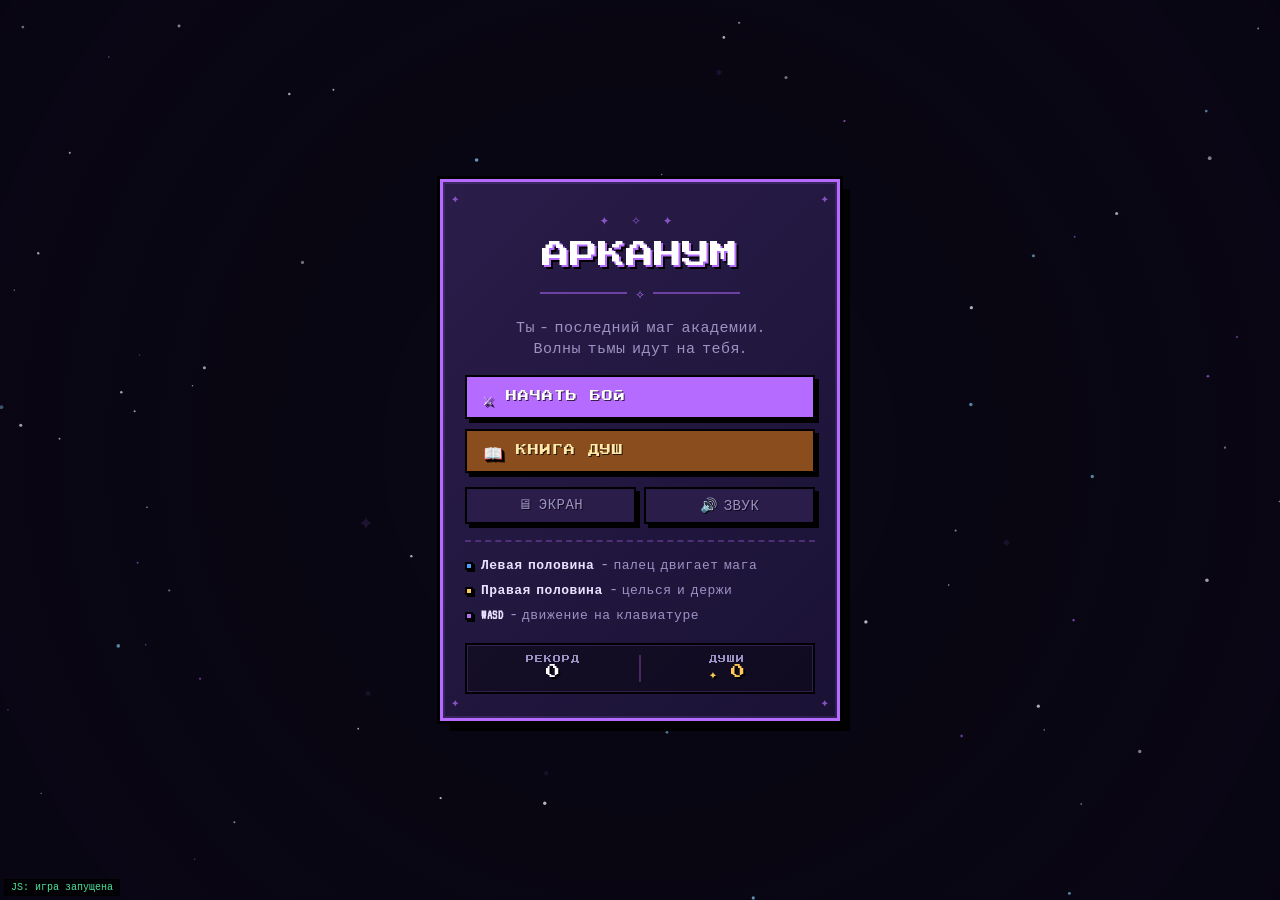
<file: projects/arcanum/index.html>
<!DOCTYPE html>
<html lang="ru">
<head>
<meta charset="UTF-8">
<meta name="viewport" content="width=device-width, initial-scale=1, maximum-scale=1, user-scalable=no, viewport-fit=cover">
<meta name="theme-color" content="#0a0714">
<title>Арканум — Магия</title>
<link rel="icon" href="data:image/svg+xml,<svg xmlns='http://www.w3.org/2000/svg' viewBox='0 0 100 100'><text y='.9em' font-size='90'>✦</text></svg>">
<link rel="preconnect" href="https://fonts.googleapis.com">
<link rel="preconnect" href="https://fonts.gstatic.com" crossorigin>
<link href="https://fonts.googleapis.com/css2?family=Press+Start+2P&family=VT323&display=swap" rel="stylesheet">
<link rel="stylesheet" href="css/style.css?v=11">
</head>
<body>

<div id="js-status">JS: ожидание...</div>
<div id="err-box"></div>
<div id="ach-popups"></div>

<div id="app">
  <canvas id="game"></canvas>

  <div class="screen active" id="screen-menu">
    <div class="panel menu-panel">
      <div class="menu-corner-tl">✦</div>
      <div class="menu-corner-tr">✦</div>
      <div class="menu-corner-bl">✦</div>
      <div class="menu-corner-br">✦</div>

      <div class="menu-runes">✦ ✧ ✦</div>
      <h1 class="title menu-title">АРКАНУМ</h1>
      <div class="menu-divider">
        <span class="menu-divider-line"></span>
        <span class="menu-divider-rune">✧</span>
        <span class="menu-divider-line"></span>
      </div>
      <p class="subtitle menu-subtitle">Ты — последний маг академии.<br>Волны тьмы идут на тебя.</p>

      <div class="menu-actions">
        <button class="btn btn-primary btn-with-icon" id="btn-play">
          <span class="btn-icon">⚔</span>
          <span class="btn-text">НАЧАТЬ БОЙ</span>
        </button>
        <button class="btn btn-book btn-with-icon" id="btn-book">
          <span class="btn-icon">📖</span>
          <span class="btn-text">КНИГА ДУШ</span>
        </button>
        <div class="menu-small-actions">
          <button class="btn btn-ghost btn-sm" id="btn-fullscreen">🖥 ЭКРАН</button>
          <button class="btn btn-ghost btn-sm" id="btn-mute">🔊 ЗВУК</button>
        </div>
      </div>

      <div class="menu-hints">
        <div class="hint-row"><span class="dot blue"></span><b>Левая половина</b> — палец двигает мага</div>
        <div class="hint-row"><span class="dot gold"></span><b>Правая половина</b> — целься и держи</div>
        <div class="hint-row"><span class="dot violet"></span><b>WASD</b> — движение на клавиатуре</div>
      </div>

      <div class="menu-stats">
        <div class="menu-stat">
          <span class="menu-stat-label">РЕКОРД</span>
          <span class="menu-stat-value" id="best-score">0</span>
        </div>
        <div class="menu-stat-divider"></div>
        <div class="menu-stat">
          <span class="menu-stat-label">ДУШИ</span>
          <span class="menu-stat-value menu-stat-souls">✦ <span id="menu-souls">0</span></span>
        </div>
      </div>
    </div>
  </div>

  <div class="screen" id="screen-class">
    <div class="panel panel-wide">
      <h2 class="title-sm">ВЫБЕРИ СТИХИЮ</h2>
      <p class="subtitle small">Каждый класс меняет стиль игры</p>
      <div class="class-cards" id="class-list"></div>
      <button class="btn btn-ghost" id="btn-class-back">НАЗАД</button>
    </div>
  </div>

  <div class="screen" id="screen-upgrade">
    <div class="panel panel-wide">
      <h2 class="title-sm">ВОЛНА <span id="up-wave">1</span> ПРОЙДЕНА</h2>
      <p class="subtitle small">Выбери дар древних</p>
      <div class="cards" id="upgrade-list"></div>
    </div>
  </div>

  <div class="screen" id="screen-pause">
    <div class="panel">
      <h2 class="title-sm">ПАУЗА</h2>
      <button class="btn btn-primary" id="btn-resume">ПРОДОЛЖИТЬ</button>
      <button class="btn btn-ghost" id="btn-fullscreen-2">🖥 ПОЛНЫЙ ЭКРАН</button>
      <button class="btn btn-ghost" id="btn-mute-2">🔊 ЗВУК</button>
      <button class="btn btn-ghost" id="btn-quit">В МЕНЮ</button>
    </div>
  </div>

  <div class="screen" id="screen-over">
    <div class="panel">
      <h2 class="title-sm danger">ТЫ ПАЛ</h2>
      <div class="stats">
        <div class="stat"><span>Волна</span><b id="over-wave">0</b></div>
        <div class="stat"><span>Убито</span><b id="over-kills">0</b></div>
        <div class="stat"><span>Очки</span><b id="over-score">0</b></div>
      </div>
      <div class="best">Рекорд: <span id="over-best">0</span></div>
      <div class="best" style="margin-top:8px">Получено душ: <span id="over-souls" style="color:#ffc857;font-weight:800">+0</span> ✦</div>
      <button class="btn btn-primary" id="btn-retry">ЕЩЁ РАЗ</button>
      <button class="btn btn-book" id="btn-book-over">📖 КНИГА ДУШ</button>
      <button class="btn btn-ghost" id="btn-menu">В МЕНЮ</button>
    </div>
  </div>

  <div class="screen" id="screen-book">
    <div class="book" id="book">
      <div class="book-cover" id="book-cover">
        <div class="book-cover-ornament">✦ ✧ ✦</div>
        <div class="book-cover-title">КНИГА ДУШ</div>
        <div class="book-cover-sub">АРКАНУМ</div>
        <div class="book-cover-souls">✦ <span id="cover-souls">0</span></div>
        <div class="book-cover-hint">Нажми, чтобы открыть</div>
      </div>

      <div class="book-content" id="book-content">
        <button class="book-close" id="book-close">✕</button>
        <div class="book-tabs" id="book-tabs"></div>
        <div class="book-pages" id="book-pages">
          <div class="book-page" id="book-page"></div>
        </div>
        <div class="book-nav">
          <button class="book-nav-btn" id="book-prev">←</button>
          <span class="book-page-num" id="book-page-num">1 / 3</span>
          <button class="book-nav-btn" id="book-next">→</button>
        </div>
      </div>
    </div>
  </div>

  <div id="hud-buttons">
    <button id="btn-pause" aria-label="Пауза">❚❚</button>
    <button class="spell-btn" id="btn-spell-0"><span class="icon"></span><span class="cost"></span><span class="cd-mask"></span></button>
    <button class="spell-btn" id="btn-spell-1"><span class="icon"></span><span class="cost"></span><span class="cd-mask"></span></button>
    <button class="spell-btn" id="btn-spell-2"><span class="icon"></span><span class="cost"></span><span class="cd-mask"></span></button>
    <button class="spell-btn" id="btn-spell-3"><span class="icon"></span><span class="cost"></span><span class="cd-mask"></span></button>
    <button class="spell-btn" id="btn-spell-4"><span class="icon"></span><span class="cost"></span><span class="cd-mask"></span></button>
  </div>
</div>

<script src="js/core.js?v=11"></script>
<script src="js/data.js?v=11"></script>
<script src="js/entities.js?v=11"></script>
<script src="js/book.js?v=11"></script>
<script src="js/game.js?v=11"></script>
<script src="js/main.js?v=11"></script>
</body>
</html>
</file>
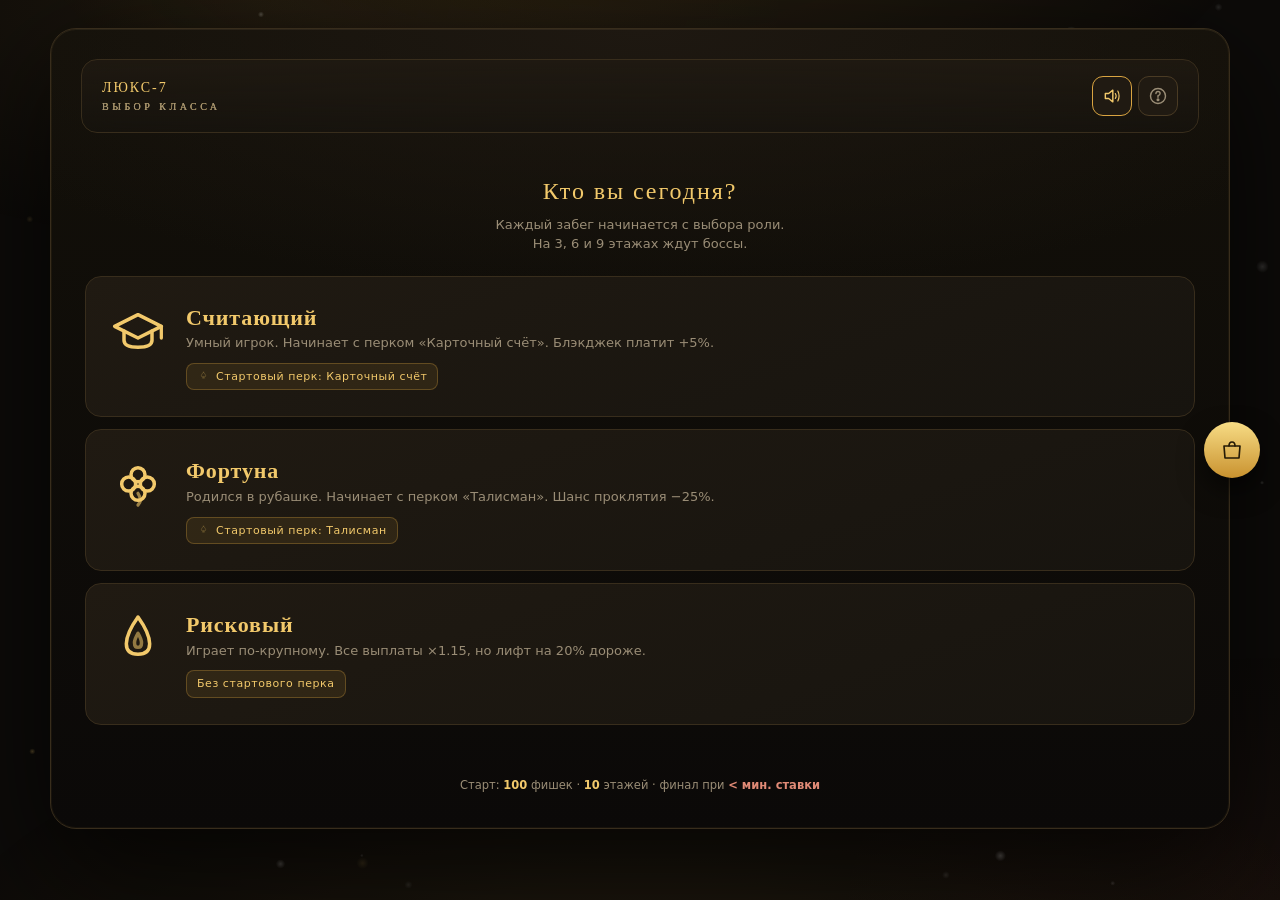
<file: projects/lux-7/index.html>
<!DOCTYPE html>
<html lang="ru">
<head>
<meta charset="utf-8">
<meta name="viewport" content="width=device-width,initial-scale=1,maximum-scale=1,user-scalable=no,viewport-fit=cover">
<meta name="theme-color" content="#0d0b09">
<meta name="apple-mobile-web-app-capable" content="yes">
<meta name="mobile-web-app-capable" content="yes">
<meta name="description" content="ЛЮКС-7 — рогалик-казино. 10 этажей, боссы, 6 игр, классы, перки, проклятия, магазин, инвентарь.">
<title>ЛЮКС-7 — Рогалик-Казино</title>
<link rel="manifest" href="manifest.json">
<link rel="icon" href="data:image/svg+xml,<svg xmlns='http://www.w3.org/2000/svg' viewBox='0 0 40 40'><defs><radialGradient id='g' cx='35%25' cy='28%25'><stop offset='0%25' stop-color='%23ffeaa7'/><stop offset='55%25' stop-color='%23f2c96b'/><stop offset='100%25' stop-color='%23a87520'/></radialGradient></defs><circle cx='20' cy='20' r='19' fill='url(%23g)' stroke='%236b4a12' stroke-width='1.4'/><circle cx='20' cy='20' r='14' fill='none' stroke='%236b4a12' stroke-width='0.9' opacity='.7' stroke-dasharray='2.4 2.4'/><text x='20' y='27' text-anchor='middle' font-size='20' font-weight='900' fill='%233a2606' font-family='Georgia,serif'>7</text></svg>">
<link rel="stylesheet" href="styles.css">
<link rel="stylesheet" href="ambient.css">
<style>
#diag{position:fixed;inset:0;z-index:99999;background:#1a0e0c;color:#ff8a7a;padding:22px 18px calc(env(safe-area-inset-bottom,0px) + 22px);font:13px/1.55 ui-monospace,Menlo,Consolas,monospace;overflow:auto;white-space:pre-wrap;display:none;border:2px solid #5c2a22}
#diag.on{display:block}
#diag h1{font:700 15px/1.4 Georgia,serif;color:#f2c96b;margin:0 0 12px;letter-spacing:.1em}
#diag code{background:#2a1411;padding:2px 6px;border-radius:4px;color:#f2c96b}
</style>
</head>
<body data-theme="warm">

<div id="ambient" aria-hidden="true"></div>

<svg class="sprite" aria-hidden="true" xmlns="http://www.w3.org/2000/svg">
  <symbol id="g-bj" viewBox="0 0 24 24"><path d="M7.5 3 L14 4.5 L11.5 17.5 L5 16 Z"/><path d="M10.5 4.5 L17 6 L14.5 19 L8 17.5" opacity=".5"/><circle cx="9.5" cy="10" r="1.7" class="fill-fg"/></symbol>
  <symbol id="g-roulette" viewBox="0 0 24 24"><circle cx="12" cy="12" r="9"/><circle cx="12" cy="12" r="2.4" class="fill-fg"/><path d="M12 3 L12 6 M18.4 5.6 L16.2 7.8 M21 12 L18 12 M18.4 18.4 L16.2 16.2 M12 21 L12 18 M5.6 18.4 L7.8 16.2 M3 12 L6 12 M5.6 5.6 L7.8 7.8" stroke-width="1.4"/></symbol>
  <symbol id="g-dice" viewBox="0 0 24 24"><rect x="3.5" y="3.5" width="17" height="17" rx="2.5"/><circle cx="8" cy="8" r="1.4" class="fill-fg"/><circle cx="16" cy="8" r="1.4" class="fill-fg"/><circle cx="12" cy="12" r="1.4" class="fill-fg"/><circle cx="8" cy="16" r="1.4" class="fill-fg"/><circle cx="16" cy="16" r="1.4" class="fill-fg"/></symbol>
  <symbol id="g-hl" viewBox="0 0 24 24"><rect x="3" y="5" width="10" height="14" rx="1.5"/><path d="M18 5 L18 10 M15.5 7.5 L18 5 L20.5 7.5" stroke-width="1.7"/><path d="M18 19 L18 14 M15.5 16.5 L18 19 L20.5 16.5" stroke-width="1.7" opacity=".55"/></symbol>
  <symbol id="g-slots" viewBox="0 0 24 24"><rect x="3" y="5" width="18" height="13" rx="2"/><path d="M9 5 L9 18 M15 5 L15 18" opacity=".5"/><circle cx="6" cy="11.5" r="1.4" class="fill-fg"/><circle cx="12" cy="11.5" r="1.4" class="fill-fg"/><circle cx="18" cy="11.5" r="1.4" class="fill-fg"/><circle cx="20" cy="21" r="1.3" class="fill-fg" opacity=".7"/><path d="M20 18 L20 19.5" stroke-width="1.5"/></symbol>
  <symbol id="p-hot" viewBox="0 0 24 24"><path d="M12 3 Q7 10 7 14.5 Q7 19 12 19 Q17 19 17 14.5 Q17 10 12 3 Z"/><path d="M12 10 Q10.5 12.5 10.5 14 Q10.5 16 12 16 Q13.5 16 13.5 14 Q13.5 12.5 12 10 Z" class="fill-fg" opacity=".55"/></symbol>
  <symbol id="p-counter" viewBox="0 0 24 24"><path d="M9 4.5 Q6 4.5 5 7 Q4.5 9 6 10.5 Q4.5 11.5 5 14 Q5.5 17 8.5 17.5 Q9 19.5 11.5 19.5 Q14 19.5 15 17.5 Q18 17 18.5 14 Q19 11.5 17.5 10.5 Q19 9 18.5 7 Q17.5 4.5 14.5 4.5 Q13.5 3 12 3 Q10.5 3 9 4.5 Z"/><path d="M12 3.5 L12 19.5" opacity=".35" stroke-width="1.1"/></symbol>
  <symbol id="p-cheat" viewBox="0 0 24 24"><rect x="3.5" y="3.5" width="15" height="15" rx="2.5"/><circle cx="8" cy="8" r="1.3" class="fill-fg"/><circle cx="14" cy="14" r="1.3" class="fill-fg"/><path d="M19 15 L19.4 17.6 L22 18 L19.4 18.4 L19 21 L18.6 18.4 L16 18 L18.6 17.6 Z" class="fill-fg" stroke="none"/></symbol>
  <symbol id="p-comp" viewBox="0 0 24 24"><path d="M12 3 L20 6 L20 12 Q20 18 12 21 Q4 18 4 12 L4 6 Z"/><path d="M12 9 L12 15 M9 12 L15 12" stroke-width="1.8"/></symbol>
  <symbol id="p-ace" viewBox="0 0 24 24"><path d="M12 4 Q8 8 8 10.5 Q8 12.5 10 12.5 Q11 12.5 11.5 12 Q11.5 14 10 15 L14 15 Q12.5 14 12.5 12 Q13 12.5 14 12.5 Q16 12.5 16 10.5 Q16 8 12 4 Z" class="fill-fg" stroke-width=".4"/></symbol>
  <symbol id="p-whale" viewBox="0 0 24 24"><path d="M3 15 Q3 9 10 9 Q14 9 16 11 Q17 10 18 10 L21 8 L20 11 L22 13 L19 14 Q18 17 14 17 L14 19 Q14 21 12 21 L8 21 Q6 21 6 19 L6 17 Q3 17 3 15 Z"/><circle cx="15" cy="12.5" r=".9" class="fill-fg"/></symbol>
  <symbol id="p-lucky" viewBox="0 0 24 24"><circle cx="12" cy="8" r="3"/><circle cx="12" cy="16" r="3"/><circle cx="8" cy="12" r="3"/><circle cx="16" cy="12" r="3"/><path d="M12 16 Q14 19 12 21" stroke-width="1.4" opacity=".6"/></symbol>
  <symbol id="p-key" viewBox="0 0 24 24"><circle cx="8" cy="8" r="4.5"/><path d="M11.2 11.2 L20 20" stroke-width="1.8"/><path d="M15 15 L13 17"/><path d="M17.5 17.5 L15.5 19.5"/></symbol>
  <symbol id="c-heavy" viewBox="0 0 24 24"><path d="M3 9 L17 9 M6 12 L21 12 M3 15 L15 15 M7 18 L19 18" stroke-width="1.7" opacity=".8"/></symbol>
  <symbol id="c-tax" viewBox="0 0 24 24"><circle cx="9" cy="12" r="6"/><path d="M9 8.8 L9 15.2 M6.8 10.2 L11.2 10.2 M6.8 13.8 L11.2 13.8" stroke-width="1.5"/><path d="M16.5 8 L21.5 8 L21.5 13 M21.5 8 L15.5 14" stroke-width="1.5" opacity=".7"/></symbol>
  <symbol id="c-blood" viewBox="0 0 24 24"><path d="M12 3 Q5 12 5 16 Q5 20 12 20 Q19 20 19 16 Q19 12 12 3 Z"/><circle cx="9" cy="15" r="1.5" class="fill-fg" opacity=".5"/></symbol>
  <symbol id="c-skull" viewBox="0 0 24 24"><path d="M5 11 Q5 4 12 4 Q19 4 19 11 Q19 13.5 17 14.5 L17 17 Q17 19 15 19 L14 19 L14 20 Q14 21 13 21 Q12 21 12 20 L12 19 L11 19 Q9 19 9 17 L9 14.5 Q7 13.5 7 11 Z"/><circle cx="9.5" cy="11" r="1.4" class="fill-fg"/><circle cx="14.5" cy="11" r="1.4" class="fill-fg"/></symbol>
  <symbol id="c-cold" viewBox="0 0 24 24"><path d="M12 3 L12 21 M4.2 7.5 L19.8 16.5 M4.2 16.5 L19.8 7.5"/><path d="M12 3 L10 5 M12 3 L14 5 M12 21 L10 19 M12 21 L14 19 M4.2 7.5 L6.5 8 M4.2 7.5 L4.6 5 M19.8 16.5 L17.5 16 M19.8 16.5 L19.4 19 M4.2 16.5 L6.5 16 M4.2 16.5 L4.6 19 M19.8 7.5 L17.5 8 M19.8 7.5 L19.4 5" stroke-width="1.3" opacity=".6"/></symbol>
  <symbol id="c-dry" viewBox="0 0 24 24"><path d="M10 3 L14 3 M10 3 L10 5 L9 7 L9 19 Q9 21 12 21 Q15 21 15 19 L15 7 L14 5 L14 3"/><path d="M5 5 L19 19" stroke-width="2"/></symbol>
  <symbol id="k-scholar" viewBox="0 0 24 24"><path d="M2 10 L12 5 L22 10 L12 15 Z"/><path d="M6 12 L6 16 Q6 19 12 19 Q18 19 18 16 L18 12"/><path d="M22 10 L22 15" stroke-width="1.4"/></symbol>
  <symbol id="b-cheat" viewBox="0 0 24 24"><path d="M4 4.5 L12 3.5 L13.5 19.5 L5.5 20.5 Z"/><path d="M10 4.5 L18 5.5 L16.5 21.5 L8.5 20.5" opacity=".5"/><path d="M7 9 L10 12 M10 9 L7 12" stroke-width="1.5"/><circle cx="14" cy="14" r="1.3" class="fill-fg"/><circle cx="13" cy="11" r=".8" class="fill-fg" opacity=".5"/></symbol>
  <symbol id="b-inspector" viewBox="0 0 24 24"><circle cx="11" cy="11" r="6"/><path d="M15.3 15.3 L20 20" stroke-width="1.8"/><path d="M8 11 Q11 8 14 11 Q11 14 8 11 Z" class="fill-fg" opacity=".35"/><circle cx="11" cy="11" r="1.4" class="fill-fg"/></symbol>
  <symbol id="b-keeper" viewBox="0 0 24 24"><path d="M6 10 Q6 3 12 3 Q18 3 18 10 Q18 12.5 16.5 13.8 L16.5 18 L7.5 18 L7.5 13.8 Q6 12.5 6 10 Z"/><circle cx="9.5" cy="10.5" r="1.5" class="fill-fg"/><circle cx="14.5" cy="10.5" r="1.5" class="fill-fg"/><circle cx="12" cy="20.5" r="1.4" class="fill-fg" opacity=".75"/><path d="M9.5 14 L9.5 15.5 M12 14 L12 15.5 M14.5 14 L14.5 15.5" stroke-width="1" opacity=".5"/></symbol>
  <symbol id="s-purge" viewBox="0 0 24 24"><circle cx="6" cy="6" r="2.5"/><circle cx="6" cy="18" r="2.5"/><path d="M8 7.5 L19 17"/><path d="M8 16.5 L19 7"/></symbol>
  <symbol id="s-gift" viewBox="0 0 24 24"><rect x="4" y="9" width="16" height="11" rx="1.5"/><rect x="2.5" y="6" width="19" height="4" rx="1"/><path d="M12 6 L12 20"/><path d="M12 6 Q12 3 9 3 Q6 3 6 5.5 Q6 7 9 6"/><path d="M12 6 Q12 3 15 3 Q18 3 18 5.5 Q18 7 15 6"/></symbol>
  <symbol id="s-ward" viewBox="0 0 24 24"><circle cx="12" cy="12" r="9"/><circle cx="12" cy="12" r="5" opacity=".6"/><circle cx="12" cy="12" r="2" class="fill-fg"/><path d="M12 3 L12 5 M12 19 L12 21 M3 12 L5 12 M19 12 L21 12" stroke-width="1.3"/></symbol>
  <symbol id="s-heal" viewBox="0 0 24 24"><path d="M12 20 Q3 13 3 8.5 Q3 4.5 7 4.5 Q10 4.5 12 7 Q14 4.5 17 4.5 Q21 4.5 21 8.5 Q21 13 12 20 Z"/></symbol>
  <symbol id="a-check" viewBox="0 0 24 24"><path d="M5 12 L10 17 L19 7" stroke-width="2.2"/></symbol>
  <symbol id="a-coins" viewBox="0 0 24 24"><ellipse cx="12" cy="6" rx="7" ry="2.5"/><ellipse cx="12" cy="12" rx="7" ry="2.5"/><ellipse cx="12" cy="18" rx="7" ry="2.5"/></symbol>
  <symbol id="a-777" viewBox="0 0 24 24"><path d="M4 6 L8 6 L5.5 15 M8 6 L10 6"/><path d="M10 6 L14 6 L11.5 15 M14 6 L16 6" opacity=".75"/><path d="M16 6 L20 6 L17.5 15 M20 6 L22 6" opacity=".5"/></symbol>
  <symbol id="a-red" viewBox="0 0 24 24"><circle cx="12" cy="12" r="8" fill="#c8503f" stroke="#c8503f"/></symbol>
  <symbol id="a-zero" viewBox="0 0 24 24"><circle cx="12" cy="12" r="8" fill="#4fa87a" stroke="#4fa87a"/></symbol>
  <symbol id="a-elev" viewBox="0 0 24 24"><rect x="5" y="3" width="14" height="18" rx="1.5"/><path d="M12 3 L12 21" opacity=".4"/><path d="M8 10 L8 14 M6.5 12.5 L8 11 L9.5 12.5" stroke-width="1.4"/><path d="M16 10 L16 14 M14.5 11.5 L16 13 L17.5 11.5" stroke-width="1.4"/></symbol>
  <symbol id="a-crown" viewBox="0 0 24 24"><path d="M4 8 L7 12 L12 6 L17 12 L20 8 L19 18 L5 18 Z"/><path d="M5 20 L19 20" opacity=".5"/></symbol>
  <symbol id="a-door" viewBox="0 0 24 24"><rect x="6" y="3" width="12" height="18" rx="1"/><circle cx="15" cy="12" r="1.2" class="fill-fg"/></symbol>
  <symbol id="a-broke" viewBox="0 0 24 24"><rect x="3" y="7" width="18" height="12" rx="2"/><path d="M3 11 L21 11"/><circle cx="17" cy="15" r="1.3" class="fill-fg"/><path d="M5 5 L19 21" stroke-width="1.8"/></symbol>
  <symbol id="a-boss" viewBox="0 0 24 24"><path d="M6 10 Q6 3 12 3 Q18 3 18 10 Q18 12.5 16.5 13.8 L16.5 18 L7.5 18 L7.5 13.8 Q6 12.5 6 10 Z"/><circle cx="9.5" cy="10.5" r="1.5" class="fill-fg"/><circle cx="14.5" cy="10.5" r="1.5" class="fill-fg"/><path d="M9 14 L9 16 M15 14 L15 16 M12 14 L12 16.5" stroke-width="1" opacity=".5"/><path d="M3 6 L6 8 M21 6 L18 8" stroke-width="1.4" opacity=".6"/></symbol>
  <symbol id="u-back" viewBox="0 0 24 24"><path d="M15 5 L8 12 L15 19" stroke-width="2"/></symbol>
  <symbol id="u-help" viewBox="0 0 24 24"><circle cx="12" cy="12" r="9"/><path d="M9.5 9 Q9.5 6.5 12 6.5 Q14.5 6.5 14.5 9 Q14.5 11 12 11.5 L12 13.5"/><circle cx="12" cy="16.5" r="1" class="fill-fg"/></symbol>
  <symbol id="u-sound-on" viewBox="0 0 24 24"><path d="M4 9 L4 15 L8 15 L13 19 L13 5 L8 9 Z"/><path d="M16 9 Q18 12 16 15 M19 6 Q22 12 19 18" stroke-width="1.4"/></symbol>
  <symbol id="u-sound-off" viewBox="0 0 24 24"><path d="M4 9 L4 15 L8 15 L13 19 L13 5 L8 9 Z"/><path d="M16 9 L21 15 M21 9 L16 15" stroke-width="1.5"/></symbol>
  <symbol id="u-music-on" viewBox="0 0 24 24"><circle cx="7" cy="18" r="2.5"/><path d="M9.5 18 L9.5 5 L19 3 L19 16"/><circle cx="16.5" cy="16" r="2.5"/></symbol>
  <symbol id="u-music-off" viewBox="0 0 24 24"><circle cx="7" cy="18" r="2.5"/><path d="M9.5 18 L9.5 5 L19 3 L19 16" opacity=".5"/><circle cx="16.5" cy="16" r="2.5" opacity=".5"/><path d="M3 3 L21 21" stroke-width="2"/></symbol>
  <symbol id="u-share" viewBox="0 0 24 24"><circle cx="6" cy="12" r="2.5"/><circle cx="18" cy="6" r="2.5"/><circle cx="18" cy="18" r="2.5"/><path d="M8.2 10.8 L15.8 7.2 M8.2 13.2 L15.8 16.8" stroke-width="1.4"/></symbol>
  <symbol id="u-lock" viewBox="0 0 24 24"><rect x="5" y="11" width="14" height="10" rx="1.5"/><path d="M8 11 L8 7 Q8 4 12 4 Q16 4 16 7 L16 11"/><circle cx="12" cy="16" r="1.2" class="fill-fg"/></symbol>
  <symbol id="u-arrow" viewBox="0 0 24 24"><path d="M5 12 L19 12 M14 7 L19 12 L14 17" stroke-width="1.8"/></symbol>
  <symbol id="g-plinko" viewBox="0 0 24 24">
    <circle cx="12" cy="3.5" r="1.5" class="fill-fg"/>
    <circle cx="9" cy="8.5" r="1"/>
    <circle cx="15" cy="8.5" r="1"/>
    <circle cx="6" cy="13.5" r="1"/>
    <circle cx="12" cy="13.5" r="1"/>
    <circle cx="18" cy="13.5" r="1"/>
    <path d="M3.5 17 L20.5 17 L19 21 L5 21 Z" stroke-width="1.3"/>
    <path d="M8 17 L8 21 M12 17 L12 21 M16 17 L16 21" opacity=".4" stroke-width="1"/>
  </symbol>
</svg>

<canvas id="stars" aria-hidden="true"></canvas>
<canvas id="confetti" aria-hidden="true"></canvas>
<div id="app"></div>
<div id="toasts"></div>
<div id="modal-root"></div>
<div id="diag" role="alert"></div>

<script>
(function(){
  var diagShown = false;
  function showDiag(html){
    if (diagShown) return;
    diagShown = true;
    var el = document.getElementById('diag');
    el.innerHTML = html;
    el.classList.add('on');
  }
  window.addEventListener('error', function(e){
    if (!e) return;
    if (e.target && (e.target.tagName === 'SCRIPT' || e.target.tagName === 'LINK')) return;
    var msg = (e.message || 'unknown') + '\n  at ' + (e.filename || '') + ':' + (e.lineno || '');
    var el = document.getElementById('diag');
    if (!el.classList.contains('on')) showDiag('<h1>Ошибка в JS</h1>' + msg);
    else el.textContent += '\n[ERR] ' + msg;
  }, true);
})();
</script>
<script src="app.js"></script>
<script src="ambient.js"></script>
<script src="items.js"></script>
<script src="roulette-fx.js"></script>
<script src="games-fx.js"></script>
<script src="extras.js"></script>
<script src="plinko.js"></script>
<script src="bosses-rework.js"></script>
</body>
</html>
</file>
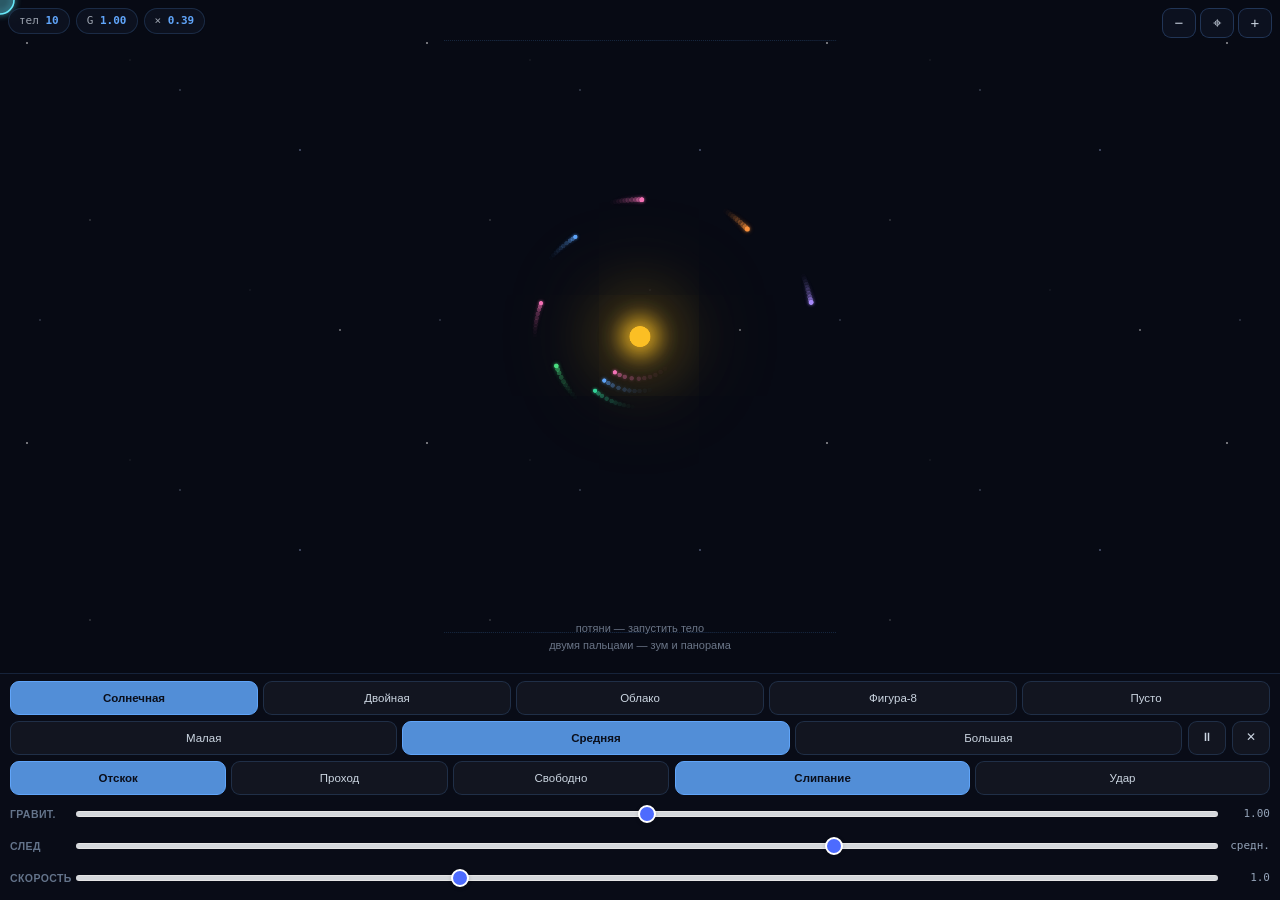
<file: projects/orbis/index.html>
<!DOCTYPE html><html lang="ru">
<head><script>
(function() {
  function sendError(msg, stack, lineno, colno) {
    try {
      window.parent.postMessage({
        type: "BDS_VISUALIZER_ERROR",
        message: String(msg || "Script error"),
        stack: stack ? String(stack) : null,
        lineno: lineno ?? null,
        colno: colno ?? null
      }, "*");
    } catch(e) {}
  }
  window.addEventListener("error", function(e) {
    sendError(e.message, e.error ? e.error.stack : null, e.lineno, e.colno);
  });
  window.addEventListener("unhandledrejection", function(e) {
    var reason = e.reason;
    var msg = reason ? (reason.message || String(reason)) : "Unhandled Promise Rejection";
    var stack = reason && reason.stack ? reason.stack : null;
    sendError(msg, stack);
  });
})();
</script>
<meta charset="utf-8">
<meta name="viewport" content="width=device-width, initial-scale=1, maximum-scale=1, user-scalable=no, viewport-fit=cover">
<meta name="theme-color" content="#070a14">
<title>Гравитационная песочница — Mega</title>
<style>
  * { box-sizing: border-box; -webkit-tap-highlight-color: transparent; }
  html, body {
    margin: 0; padding: 0;
    width: 100%; height: 100%;
    overflow: hidden;
    overscroll-behavior: none;
    touch-action: manipulation;
    background: #070a14;
    color: #e5e7eb;
    font-family: -apple-system, BlinkMacSystemFont, "Segoe UI", Roboto, Helvetica, Arial, sans-serif;
    -webkit-font-smoothing: antialiased;
    -webkit-user-select: none; user-select: none;
    -webkit-touch-callout: none;
  }
#field {
position: fixed;
top: 0; right: 0; bottom: 0; left: 0;
z-index: 1;
overflow: hidden;
touch-action: none;
background: #070a14;
}

/* Звёздное небо с параллаксом */
#stars {
position: absolute;
inset: 0;
background-image:
radial-gradient(1.5px 1.5px at 27px 43px, rgba(255,255,255,0.9), transparent 100%),
radial-gradient(1px 1px at 180px 90px, rgba(200,220,255,0.7), transparent 100%),
radial-gradient(1px 1px at 90px 220px, rgba(255,255,255,0.5), transparent 100%),
radial-gradient(1.2px 1.2px at 300px 150px, rgba(180,200,255,0.8), transparent 100%),
radial-gradient(0.8px 0.8px at 250px 290px, rgba(255,255,255,0.4), transparent 100%),
radial-gradient(1px 1px at 40px 320px, rgba(200,220,255,0.6), transparent 100%),
radial-gradient(1.4px 1.4px at 340px 330px, rgba(255,255,255,0.75), transparent 100%),
radial-gradient(0.8px 0.8px at 130px 60px, rgba(255,255,255,0.45), transparent 100%);
background-size: 400px 400px;
background-repeat: repeat;
background-position: 0 0;
will-change: background-position;
opacity: 0.9;
pointer-events: none;
}

#layer {
position: absolute;
top: 0; left: 0;
width: 0; height: 0;
transform-origin: 0 0;
will-change: transform;
pointer-events: none;
}

/* Мировые границы */
#world-rect {
position: absolute;
border: 1px dashed rgba(96,165,250,0.18);
border-radius: 4px;
pointer-events: none;
}

.body {
position: absolute;
top: 0; left: 0;
border-radius: 50%;
pointer-events: none;
backface-visibility: hidden;
}
.ghost {
position: absolute;
top: 0; left: 0;
border-radius: 50%;
pointer-events: none;
will-change: opacity;
}

/* SVG overlay */
#overlay {
position: fixed;
top: 0; left: 0;
z-index: 5;
pointer-events: none;
display: block;
}

/* HUD */
.hud {
position: fixed;
top: calc(8px + env(safe-area-inset-top, 0px));
left: 8px; right: 8px;
z-index: 20;
display: flex;
gap: 6px;
flex-wrap: wrap;
pointer-events: none;
align-items: flex-start;
}
.chip {
background: rgba(15,20,35,0.75);
border: 1px solid rgba(96,165,250,0.18);
border-radius: 999px;
padding: 3px 10px;
font-size: 11px;
font-family: ui-monospace, SFMono-Regular, Menlo, monospace;
color: #9ca3af;
backdrop-filter: blur(6px);
-webkit-backdrop-filter: blur(6px);
}
.chip b { color: #60a5fa; font-weight: 600; }

.hud .spacer { flex: 1; pointer-events: none; }

.zoom-box {
pointer-events: auto;
display: flex;
gap: 4px;
}
.zoom-box button {
width: 34px;
height: 30px;
padding: 0;
font-size: 15px;
background: rgba(15,20,35,0.78);
border: 1px solid rgba(96,165,250,0.25);
color: #cbd5e1;
backdrop-filter: blur(6px);
-webkit-backdrop-filter: blur(6px);
}
.zoom-box button:active { background: rgba(96,165,250,0.25); }
.zoom-box button:hover { color: #60a5fa; border-color: rgba(96,165,250,0.6); }

.hint {
position: fixed;
left: 0; right: 0;
bottom: 320px;
text-align: center;
font-size: 11px;
color: rgba(148,163,184,0.7);
pointer-events: none;
z-index: 20;
padding: 0 16px;
transition: opacity .4s ease;
line-height: 1.5;
}

/* Controls */
.controls {
position: fixed;
left: 0; right: 0; bottom: 0;
z-index: 30;
background: rgba(10,14,24,0.92);
backdrop-filter: blur(14px);
-webkit-backdrop-filter: blur(14px);
border-top: 1px solid rgba(96,165,250,0.15);
padding: 7px 10px calc(9px + env(safe-area-inset-bottom, 0px));
display: flex;
flex-direction: column;
gap: 6px;
}

.line { display: flex; align-items: center; gap: 6px; }

button {
font: inherit;
font-size: 12px;
border: 1px solid rgba(96,165,250,0.18);
background: rgba(255,255,255,0.04);
color: #cbd5e1;
border-radius: 9px;
padding: 0 10px;
height: 34px;
min-width: 34px;
cursor: pointer;
white-space: nowrap;
flex-shrink: 0;
touch-action: manipulation;
transition: background .12s, color .12s, border-color .12s;
}
button:active { transform: translateY(1px); }
button.active {
background: rgba(96,165,250,0.85);
border-color: #60a5fa;
color: #0a0e1a;
font-weight: 600;
}
button.active:hover { color: #0a0e1a; }
button:hover { border-color: rgba(96,165,250,0.5); color: #93c5fd; }

.seg { display: flex; gap: 5px; flex: 1 1 auto; min-width: 0; }
.seg button { flex: 1 1 0; padding: 0 4px; min-width: 0; font-size: 11.5px; }

.slider-row {
display: grid;
grid-template-columns: 58px 1fr 44px;
align-items: center;
gap: 8px;
height: 26px;
}
.slider-row .lbl {
font-size: 10.5px; font-weight: 600;
letter-spacing: .04em; text-transform: uppercase;
color: #64748b;
}
.slider-row .val {
font-size: 11px;
font-family: ui-monospace, Menlo, monospace;
color: #94a3b8;
text-align: right;
}
input[type=range] {
-webkit-appearance: none; appearance: none;
width: 100%; height: 22px;
background: transparent; margin: 0;
touch-action: pan-x;
}
input[type=range]::-webkit-slider-runnable-track {
height: 4px; border-radius: 2px; background: rgba(148,163,184,0.2);
}
input[type=range]::-webkit-slider-thumb {
-webkit-appearance: none; appearance: none;
width: 18px; height: 18px; border-radius: 50%;
background: #60a5fa;
border: 3px solid #0a0e1a;
box-shadow: 0 0 8px rgba(96,165,250,0.6);
margin-top: -7px;
}
input[type=range]::-moz-range-track {
height: 4px; border-radius: 2px; background: rgba(148,163,184,0.2);
}
input[type=range]::-moz-range-thumb {
width: 16px; height: 16px; border-radius: 50%;
background: #60a5fa; border: 3px solid #0a0e1a;
box-shadow: 0 0 8px rgba(96,165,250,0.6);
}
</style>
<style>
:root {
  --v-bg: #ffffff;
  --v-panel: #ffffff;
  --v-border: #e5e5e5;
  --v-border-strong: #d1d5db;
  --v-accent: #4d6bfe;
  --v-accent-glow: rgba(77, 107, 254, 0.1);
  --v-text: #0d0d0d;
  --v-text-secondary: #6b6b6b;
  --v-text-dim: #999999;
  --v-radius: 12px;
  --v-radius-sm: 8px;
  --v-shadow: 0 2px 12px rgba(0,0,0,0.06), 0 1px 4px rgba(0,0,0,0.04);
}
body {
  margin: 0;
  padding: clamp(12px, 2vw, 28px);
  background: var(--v-bg);
  color: var(--v-text);
  font-family: -apple-system, BlinkMacSystemFont, "Segoe UI", Roboto, "Helvetica Neue", Arial, sans-serif;
  overflow-x: hidden;
  line-height: 1.6;
}
::-webkit-scrollbar {
  width: 8px;
  height: 8px;
}
::-webkit-scrollbar-track {
  background: transparent;
}
::-webkit-scrollbar-thumb {
  background: var(--v-border);
  border-radius: 4px;
}
::-webkit-scrollbar-thumb:hover {
  background: var(--v-border-strong);
}
.v-card {
  background: var(--v-panel);
  border: 1px solid var(--v-border);
  border-radius: var(--v-radius);
  padding: clamp(1rem, 2vw, 1.5rem);
  box-shadow: var(--v-shadow);
  animation: v-fade-in 0.25s ease-out;
}
.v-glass {
  background: transparent;
  border: 1px solid var(--v-border);
  border-radius: var(--v-radius-sm);
}
.v-title {
  font-size: 1.15rem;
  font-weight: 600;
  margin: 0 0 1rem 0;
  color: var(--v-text);
  border-bottom: 2px solid var(--v-border);
  padding-bottom: 6px;
  display: inline-block;
}
.v-control-group {
  display: flex;
  flex-direction: column;
  gap: 12px;
  margin-top: 1.5rem;
}
.v-label {
  font-size: 0.75rem;
  font-weight: 600;
  color: var(--v-text-secondary);
}
input[type="range"] {
  -webkit-appearance: none;
  appearance: none;
  width: 100%;
  height: 6px;
  background: var(--v-border);
  border-radius: 3px;
  outline: none;
  cursor: pointer;
  margin: 8px 0;
}
input[type="range"]::-webkit-slider-thumb {
  -webkit-appearance: none;
  appearance: none;
  width: 18px;
  height: 18px;
  border-radius: 50%;
  background: var(--v-accent);
  border: 2px solid var(--v-panel);
  box-shadow: 0 1px 4px rgba(0,0,0,0.15);
  cursor: pointer;
  transition: transform 0.1s;
}
input[type="range"]::-webkit-slider-thumb:hover {
  transform: scale(1.15);
}
input[type="range"]::-moz-range-thumb {
  width: 18px;
  height: 18px;
  border-radius: 50%;
  background: var(--v-accent);
  border: 2px solid var(--v-panel);
  box-shadow: 0 1px 4px rgba(0,0,0,0.15);
  cursor: pointer;
}
input[type="text"],
input[type="number"],
select,
textarea {
  background: var(--v-bg);
  color: var(--v-text);
  border: 1px solid var(--v-border);
  border-radius: var(--v-radius-sm);
  padding: 8px 12px;
  font-size: 0.8125rem;
  font-family: inherit;
  outline: none;
  transition: border-color 0.15s;
}
input[type="text"]:focus,
input[type="number"]:focus,
select:focus,
textarea:focus {
  border-color: var(--v-accent);
  box-shadow: 0 0 0 2px var(--v-accent-glow);
}
select {
  cursor: pointer;
}
textarea {
  resize: vertical;
  min-height: 60px;
}
.v-row {
  display: flex;
  flex-wrap: wrap;
  gap: 12px;
  align-items: center;
}
.v-stat {
  display: inline-flex;
  align-items: center;
  gap: 4px;
  font-family: 'JetBrains Mono', 'Fira Code', monospace;
  font-size: 0.8125rem;
  color: var(--v-accent);
  font-weight: 700;
  background: var(--v-accent-glow);
  padding: 3px 10px;
  border-radius: var(--v-radius-sm);
}
button.v-btn {
  background: var(--v-accent);
  color: #ffffff;
  border: none;
  border-radius: var(--v-radius-sm);
  padding: 10px 18px;
  font-weight: 600;
  font-size: 0.8125rem;
  cursor: pointer;
  transition: opacity 0.15s, transform 0.15s;
}
button.v-btn:hover {
  filter: brightness(0.9);
  transform: translateY(-1px);
}
button.v-btn:active {
  transform: translateY(0);
}
button.v-btn-outline {
  background: transparent;
  color: var(--v-accent);
  border: 1px solid var(--v-accent);
}
button.v-btn-outline:hover {
  background: var(--v-accent-glow);
}
.v-animate-float {
  animation: v-float 3s ease-in-out infinite;
}
@keyframes v-float {
  0%, 100% { transform: translateY(0px); }
  50% { transform: translateY(-5px); }
}
pre, code {
  font-family: 'JetBrains Mono', 'Fira Code', 'Consolas', monospace;
  font-size: 0.8125rem;
}
pre {
  background: var(--v-bg);
  border: 1px solid var(--v-border);
  border-radius: var(--v-radius-sm);
  padding: 12px 16px;
  overflow-x: auto;
  line-height: 1.5;
}
code {
  background: var(--v-accent-glow);
  color: var(--v-accent);
  padding: 1px 5px;
  border-radius: 4px;
}
pre code {
  background: none;
  color: inherit;
  padding: 0;
  border-radius: 0;
}
input[type="checkbox"] {
  accent-color: var(--v-accent);
  width: 16px;
  height: 16px;
  cursor: pointer;
}
canvas {
  width: 100%;
  border: 1px solid var(--v-border-strong);
  border-radius: var(--v-radius-sm);
  background: var(--v-panel);
}
@keyframes v-fade-in {
  from { opacity: 0; transform: translateY(6px); }
  to { opacity: 1; transform: translateY(0); }
}
@media (prefers-reduced-motion: reduce) {
  *, *::before, *::after {
    animation-duration: 0.01ms !important;
    transition-duration: 0.01ms !important;
  }
}
  </style></head>
<body><div id="field">
  <div id="stars"></div>
  <div id="layer">
    <div id="world-rect"></div>
  </div>
</div><svg id="overlay">
  <defs>
    <marker id="arrowhead" viewBox="0 0 10 10" refX="9" refY="5"
            markerWidth="7" markerHeight="7" orient="auto-start-reverse">
      <path d="M0,0 L10,5 L0,10 z" fill="#67e8f9"/>
    </marker>
    <filter id="glow" x="-50%" y="-50%" width="200%" height="200%">
      <feGaussianBlur stdDeviation="3" result="blur"/>
      <feMerge>
        <feMergeNode in="blur"/>
        <feMergeNode in="SourceGraphic"/>
      </feMerge>
    </filter>
  </defs>
  <polyline id="predict" fill="none" stroke="#67e8f9" stroke-width="1.8"
            stroke-dasharray="5 5" stroke-linecap="round" opacity="0.75" filter="url(#glow)"/>
  <line id="aim-line" x1="0" y1="0" x2="0" y2="0"
        stroke="#67e8f9" stroke-width="2.4" stroke-dasharray="10 6"
        opacity="0.95" marker-end="url(#arrowhead)" filter="url(#glow)"/>
  <circle id="aim-origin" cx="0" cy="0" r="14"
          fill="rgba(103,232,249,0.2)" stroke="#67e8f9" stroke-width="1.6" filter="url(#glow)"/>
</svg><div class="hud">
  <div class="chip">тел <b id="cCount">0</b></div>
  <div class="chip">G <b id="cG">1.00</b></div>
  <div class="chip">× <b id="cZ">1.0</b></div>
  <div class="spacer"></div>
  <div class="zoom-box">
    <button id="zOut" aria-label="Уменьшить">−</button>
    <button id="zReset" aria-label="Сбросить">⌖</button>
    <button id="zIn" aria-label="Увеличить">+</button>
  </div>
</div><div class="hint" id="hint">потяни — запустить тело<br>двумя пальцами — зум и панорама</div><div class="controls">
  <div class="line">
    <div class="seg" id="presets">
      <button data-p="solar" class="active">Солнечная</button>
      <button data-p="binary">Двойная</button>
      <button data-p="cloud">Облако</button>
      <button data-p="figure8">Фигура-8</button>
      <button data-p="empty">Пусто</button>
    </div>
  </div>  <div class="line">
    <div class="seg" id="masses">
      <button data-m="30">Малая</button>
      <button data-m="300" class="active">Средняя</button>
      <button data-m="4000">Большая</button>
    </div>
    <button id="pause" style="width:38px;padding:0;">⏸</button>
    <button id="clear" style="width:38px;padding:0;">✕</button>
  </div>  <div class="line">
    <div class="seg" id="bounds">
      <button data-b="bounce" class="active">Отскок</button>
      <button data-b="wrap">Проход</button>
      <button data-b="open">Свободно</button>
    </div>
    <div class="seg" id="collide">
      <button data-c="merge" class="active">Слипание</button>
      <button data-c="bounce">Удар</button>
    </div>
  </div>  <div class="slider-row">
    <span class="lbl">Гравит.</span>
    <input type="range" id="g" min="0" max="2" step="0.02" value="1">
    <span class="val" id="gv">1.00</span>
  </div>
  <div class="slider-row">
    <span class="lbl">След</span>
    <input type="range" id="trail" min="0" max="3" step="1" value="2">
    <span class="val" id="tv">средн.</span>
  </div>
  <div class="slider-row">
    <span class="lbl">Скорость</span>
    <input type="range" id="speed" min="0" max="3" step="0.05" value="1">
    <span class="val" id="sv">1.0</span>
  </div>
</div><script>
(function () {
  'use strict';

  var IS_TOUCH = (window.matchMedia && matchMedia('(pointer: coarse)').matches) || ('ontouchstart' in window);
  var MAX_BODIES = IS_TOUCH ? 80 : 150;
  var MAX_SUBSTEPS = IS_TOUCH ? 16 : 32;
  var MAX_GHOSTS = IS_TOUCH ? 160 : 280;
  var PREDICT_STEPS = IS_TOUCH ? 70 : 110;
  var PREDICT_THROTTLE = IS_TOUCH ? 70 : 50;

  var field = document.getElementById('field');
  var stars = document.getElementById('stars');
  var layer = document.getElementById('layer');
  var worldRect = document.getElementById('world-rect');
  var overlay = document.getElementById('overlay');
  var predict = document.getElementById('predict');
  var aimLine = document.getElementById('aim-line');
  var aimOrigin = document.getElementById('aim-origin');
  var hintEl = document.getElementById('hint');
  var cCount = document.getElementById('cCount');
  var cG = document.getElementById('cG');
  var cZ = document.getElementById('cZ');

  var W = 0, H = 0, PLAY_H = 0;

  // Мировые размеры
  var WORLD_HW = 500;
  var WORLD_HH = 750;

  var PALETTE = ['#60a5fa', '#34d399', '#a78bfa', '#fb923c', '#f87171', '#4ade80', '#f472b6', '#38bdf8'];
  var STAR_COLOR = '#fbbf24';

  // Camera
  var cam = { x: 0, y: 0, scale: 1 };
  var MIN_SCALE = 0.12;
  var MAX_SCALE = 4;

  var bodies = [];
  var G = 1;
  var paused = false;
  var spawnMass = 300;
  var speedMul = 1;
  var boundMode = 'bounce';
  var collisionMode = 'merge';
  var trailLevel = 2;
  var trailInterval = 55;
  var trailLife = 750;
  var trailAlpha = 0.55;

  var FIXED = 0.028;
  var TIME_PER_MS = 0.009;
  var acc = 0;
  var last = performance.now();
  var frameCounter = 0;
  var hintHidden = false;
  var lastGhost = 0;
  var lastPredictAt = 0;

  var elMap = new WeakMap();
  var ghosts = [];

  function radiusFor(m) { return Math.max(5, Math.pow(m, 0.24) * 1.9); }
  function pickColor() { return PALETTE[(Math.random() * PALETTE.length) | 0]; }
  function hexA(hex, a) {
    var h = hex.charAt(0) === '#' ? hex.slice(1) : hex;
    return 'rgba(' +
      parseInt(h.substring(0, 2), 16) + ',' +
      parseInt(h.substring(2, 4), 16) + ',' +
      parseInt(h.substring(4, 6), 16) + ',' + a + ')';
  }
  function makeBody(x, y, vx, vy, m, color) {
    return { x: x, y: y, vx: vx, vy: vy, ax: 0, ay: 0, m: m, r: radiusFor(m), color: color || pickColor() };
  }
  function capBodies() {
    while (bodies.length > MAX_BODIES) bodies.splice(1, 1);
  }

  /* ---------- sizing ---------- */

  function viewportSize() {
    var w = window.innerWidth;
    var h = window.innerHeight;
    if (!w || w < 50) w = document.documentElement.clientWidth || document.body.clientWidth || 360;
    if (!h || h < 50) h = document.documentElement.clientHeight || document.body.clientHeight || 640;
    return { w: Math.max(200, Math.round(w)), h: Math.max(200, Math.round(h)) };
  }

  function controlsHeight() {
    var c = document.querySelector('.controls');
    if (!c) return 240;
    var r = c.getBoundingClientRect();
    if (r.height < 40 || r.height > 700) return 240;
    return r.height;
  }

  function fitScale() {
    var sx = W / (WORLD_HW * 2);
    var sy = PLAY_H / (WORLD_HH * 2);
    return Math.min(sx, sy) * 0.88;
  }

  function resetCamera() {
    cam.x = 0;
    cam.y = 0;
    cam.scale = fitScale();
  }

  function resize() {
    var v = viewportSize();
    W = v.w;
    H = v.h;
    PLAY_H = Math.max(180, H - controlsHeight());

    overlay.setAttribute('width', W);
    overlay.setAttribute('height', H);
    overlay.setAttribute('viewBox', '0 0 ' + W + ' ' + H);

    worldRect.style.left = (-WORLD_HW) + 'px';
    worldRect.style.top = (-WORLD_HH) + 'px';
    worldRect.style.width = (WORLD_HW * 2) + 'px';
    worldRect.style.height = (WORLD_HH * 2) + 'px';
    worldRect.style.display = (boundMode === 'open') ? 'none' : 'block';

    hintEl.style.bottom = (controlsHeight() + 20) + 'px';

    // сброс камеры при изменении размера
    resetCamera();
    updateCameraTransform();
    updateStars();
  }

  function updateCameraTransform() {
    var tx = W / 2 - cam.x * cam.scale;
    var ty = PLAY_H / 2 - cam.y * cam.scale;
    layer.style.transform = 'translate(' + tx.toFixed(2) + 'px,' + ty.toFixed(2) + 'px) scale(' + cam.scale.toFixed(4) + ')';
    cZ.textContent = cam.scale.toFixed(2);
  }

  function updateStars() {
    var px = -(cam.x * cam.scale * 0.18) % 400;
    var py = -(cam.y * cam.scale * 0.18) % 400;
    stars.style.backgroundPosition = px + 'px ' + py + 'px';
  }

  /* ---------- DOM sync ---------- */

  function createEl(b) {
    var el = document.createElement('div');
    el.className = 'body';
    el.style.backgroundColor = b.color;
    layer.appendChild(el);
    elMap.set(b, el);
    return el;
  }

  function applyBodyStyle(el, b) {
    var size = b.r * 2;
    var curR = parseFloat(el.dataset.r || '0');
    if (Math.abs(curR - b.r) > 0.15) {
      el.style.width = size + 'px';
      el.style.height = size + 'px';
      el.dataset.r = b.r;
    }
    el.style.transform = 'translate3d(' + (b.x - b.r).toFixed(1) + 'px,' + (b.y - b.r).toFixed(1) + 'px,0)';

    // многослойное свечение
    if (b.m > 20000) {
      el.style.boxShadow =
        '0 0 ' + (b.r * 2).toFixed(1) + 'px ' + (b.r * 0.8).toFixed(1) + 'px ' + hexA(b.color, 0.85) +
        ',0 0 ' + (b.r * 6).toFixed(1) + 'px ' + (b.r * 2).toFixed(1) + 'px ' + hexA(b.color, 0.35) +
        ',0 0 ' + (b.r * 12).toFixed(1) + 'px ' + (b.r * 4).toFixed(1) + 'px ' + hexA(b.color, 0.15);
    } else if (b.m > 2000) {
      el.style.boxShadow =
        '0 0 ' + (b.r * 1.6).toFixed(1) + 'px ' + (b.r * 0.5).toFixed(1) + 'px ' + hexA(b.color, 0.7) +
        ',0 0 ' + (b.r * 4).toFixed(1) + 'px ' + (b.r * 1.5).toFixed(1) + 'px ' + hexA(b.color, 0.25);
    } else {
      el.style.boxShadow = '0 0 ' + (b.r * 1.2).toFixed(1) + 'px ' + hexA(b.color, 0.6);
    }
  }

  function syncDOM() {
    for (var i = 0; i < bodies.length; i++) {
      var b = bodies[i];
      var el = elMap.get(b) || createEl(b);
      applyBodyStyle(el, b);
    }
    for (var k = layer.children.length - 1; k >= 0; k--) {
      var el2 = layer.children[k];
      if (el2.className !== 'body') continue;
      var found = false;
      for (var j = 0; j < bodies.length; j++) {
        if (elMap.get(bodies[j]) === el2) { found = true; break; }
      }
      if (!found) layer.removeChild(el2);
    }
  }

  /* ---------- trails ---------- */

  function spawnGhost(b) {
    var size = b.r * 2.2;
    var el = document.createElement('div');
    el.className = 'ghost';
    el.style.width = size + 'px';
    el.style.height = size + 'px';
    el.style.backgroundColor = b.color;
    el.style.boxShadow = '0 0 ' + (b.r * 2).toFixed(1) + 'px ' + hexA(b.color, 0.7);
    el.style.transform = 'translate3d(' + (b.x - size / 2).toFixed(1) + 'px,' + (b.y - size / 2).toFixed(1) + 'px,0)';
    el.style.opacity = String(trailAlpha);
    layer.appendChild(el);
    ghosts.push({ el: el, born: performance.now(), life: trailLife, alpha: trailAlpha });
    if (ghosts.length > MAX_GHOSTS) {
      var g = ghosts.shift();
      if (g.el.parentNode) g.el.parentNode.removeChild(g.el);
    }
  }

  function updateGhosts(now) {
    for (var i = ghosts.length - 1; i >= 0; i--) {
      var g = ghosts[i];
      var age = now - g.born;
      if (age >= g.life) {
        if (g.el.parentNode) g.el.parentNode.removeChild(g.el);
        ghosts.splice(i, 1);
      } else {
        var t = age / g.life;
        g.el.style.opacity = (g.alpha * (1 - t) * (1 - t)).toFixed(3);
      }
    }
  }

  function clearGhosts() {
    for (var i = 0; i < ghosts.length; i++) {
      if (ghosts[i].el.parentNode) ghosts[i].el.parentNode.removeChild(ghosts[i].el);
    }
    ghosts = [];
  }

  /* ---------- physics ---------- */

  function physics(dt) {
    var n = bodies.length;
    if (n < 2) return;
    var soft = IS_TOUCH ? 60 : 40;
    var i, j, a, b, dx, dy, d2, inv;

    for (i = 0; i < n; i++) { bodies[i].ax = 0; bodies[i].ay = 0; }

    for (i = 0; i < n; i++) {
      a = bodies[i];
      for (j = i + 1; j < n; j++) {
        b = bodies[j];
        dx = b.x - a.x;
        dy = b.y - a.y;
        d2 = dx * dx + dy * dy + soft;
        inv = G / (d2 * Math.sqrt(d2));
        a.ax += inv * b.m * dx;
        a.ay += inv * b.m * dy;
        b.ax -= inv * a.m * dx;
        b.ay -= inv * a.m * dy;
      }
    }

    for (i = 0; i < n; i++) {
      b = bodies[i];
      b.vx += b.ax * dt;
      b.vy += b.ay * dt;
      b.x += b.vx * dt;
      b.y += b.vy * dt;
    }
  }

  function applyBounds() {
    if (boundMode === 'open') return;
    for (var i = 0; i < bodies.length; i++) {
      var b = bodies[i];
      var r = b.r;

      if (boundMode === 'bounce') {
        if (b.x - r < -WORLD_HW) { b.x = -WORLD_HW + r; b.vx = -b.vx * 0.88; }
        if (b.x + r > WORLD_HW)  { b.x = WORLD_HW - r;  b.vx = -b.vx * 0.88; }
        if (b.y - r < -WORLD_HH) { b.y = -WORLD_HH + r; b.vy = -b.vy * 0.88; }
        if (b.y + r > WORLD_HH)  { b.y = WORLD_HH - r;  b.vy = -b.vy * 0.88; }
      } else if (boundMode === 'wrap') {
        var wx = WORLD_HW * 2, wy = WORLD_HH * 2;
        if (b.x < -WORLD_HW - r) b.x += wx;
        else if (b.x > WORLD_HW + r) b.x -= wx;
        if (b.y < -WORLD_HH - r) b.y += wy;
        else if (b.y > WORLD_HH + r) b.y -= wy;
      }
    }
  }

  function handleCollisions() {
    for (var i = 0; i < bodies.length; i++) {
      for (var j = i + 1; j < bodies.length; j++) {
        var a = bodies[i], b = bodies[j];
        var dx = b.x - a.x, dy = b.y - a.y;
        var d2 = dx * dx + dy * dy;
        var rr = (a.r + b.r) * 0.8;

        if (d2 >= rr * rr) continue;

        var d = Math.sqrt(d2) || 0.01;

        if (collisionMode === 'merge') {
          var M = a.m + b.m;
          a.x = (a.x * a.m + b.x * b.m) / M;
          a.y = (a.y * a.m + b.y * b.m) / M;
          a.vx = (a.vx * a.m + b.vx * b.m) / M;
          a.vy = (a.vy * a.m + b.vy * b.m) / M;
          a.m = M;
          a.r = radiusFor(M);
          bodies.splice(j, 1);
          j--;
        } else {
          // упругий отскок
          var nx = dx / d, ny = dy / d;
          var dvx = b.vx - a.vx, dvy = b.vy - a.vy;
          var dvn = dvx * nx + dvy * ny;
          // расталкивание, если сближаются
          if (dvn < 0) {
            var e = 0.9;
            var invM1 = 1 / a.m, invM2 = 1 / b.m;
            var jImp = -(1 + e) * dvn / (invM1 + invM2);
            a.vx -= jImp * nx * invM1;
            a.vy -= jImp * ny * invM1;
            b.vx += jImp * nx * invM2;
            b.vy += jImp * ny * invM2;
          }
          // разводим по позициям
          var overlap = rr - d;
          var totalInv = 1 / a.m + 1 / b.m;
          a.x -= nx * overlap * (1 / a.m) / totalInv;
          a.y -= ny * overlap * (1 / a.m) / totalInv;
          b.x += nx * overlap * (1 / b.m) / totalInv;
          b.y += ny * overlap * (1 / b.m) / totalInv;
        }
      }
    }
  }

  /* ---------- prediction ---------- */

  function predictPath(startX, startY, startVx, startVy, mass) {
    var probe = { x: startX, y: startY, vx: startVx, vy: startVy };
    var dt = 0.08;
    var steps = PREDICT_STEPS;
    var soft = 60;
    var n = bodies.length;
    var path = new Array(steps);

    for (var s = 0; s < steps; s++) {
      var ax = 0, ay = 0;
      for (var i = 0; i < n; i++) {
        var b = bodies[i];
        var dx = b.x - probe.x, dy = b.y - probe.y;
        var d2 = dx * dx + dy * dy + soft;
        var inv = G * b.m / (d2 * Math.sqrt(d2));
        ax += inv * dx;
        ay += inv * dy;
      }
      probe.vx += ax * dt;
      probe.vy += ay * dt;
      probe.x += probe.vx * dt;
      probe.y += probe.vy * dt;
      path[s] = probe.x.toFixed(1) + ',' + probe.y.toFixed(1);
    }
    return path;
  }

  function worldToScreen(wx, wy) {
    return {
      x: (wx - cam.x) * cam.scale + W / 2,
      y: (wy - cam.y) * cam.scale + PLAY_H / 2
    };
  }
  function screenToWorld(sx, sy) {
    return {
      x: (sx - W / 2) / cam.scale + cam.x,
      y: (sy - PLAY_H / 2) / cam.scale + cam.y
    };
  }

  /* ---------- aim overlay ---------- */

  var drag = { active: false, id: null, x0: 0, y0: 0, x1: 0, y1: 0 };

  function showAim() {
    var x0 = drag.x0, y0 = drag.y0, x1 = drag.x1, y1 = drag.y1;
    var len = Math.hypot(x1 - x0, y1 - y0);

    overlay.style.display = 'block';
    aimOrigin.setAttribute('cx', x0);
    aimOrigin.setAttribute('cy', y0);
    aimOrigin.setAttribute('r', Math.max(6, radiusFor(spawnMass) * cam.scale + 2));

    if (len >= 6) {
      aimLine.setAttribute('x1', x0);
      aimLine.setAttribute('y1', y0);
      aimLine.setAttribute('x2', x1);
      aimLine.setAttribute('y2', y1);
      aimLine.style.display = 'block';

      // prediction
      var now = performance.now();
      if (now - lastPredictAt > PREDICT_THROTTLE) {
        lastPredictAt = now;
        var wStart = screenToWorld(x0, y0);
        var vx = (x1 - x0) * 0.085;
        var vy = (y1 - y0) * 0.085;
        var vmax = 45;
        var vlen = Math.hypot(vx, vy);
        if (vlen > vmax) { vx = vx / vlen * vmax; vy = vy / vlen * vmax; }
        var worldPath = predictPath(wStart.x, wStart.y, vx, vy, spawnMass);
        // transform to screen
        var screenPts = [];
        for (var i = 0; i < worldPath.length; i++) {
          var parts = worldPath[i].split(',');
          var sp = worldToScreen(parseFloat(parts[0]), parseFloat(parts[1]));
          screenPts.push(sp.x.toFixed(1) + ',' + sp.y.toFixed(1));
        }
        predict.setAttribute('points', screenPts.join(' '));
        predict.style.display = 'block';
      }
    } else {
      aimLine.style.display = 'none';
      predict.style.display = 'none';
    }
  }

  function hideAim() {
    overlay.style.display = 'none';
    predict.style.display = 'none';
    aimLine.style.display = 'none';
  }

  /* ---------- presets ---------- */

  function presetSolar() {
    bodies = []; clearDOM(); clearGhosts();
    bodies.push(makeBody(0, 0, 0, 0, 60000, STAR_COLOR));
    var N = IS_TOUCH ? 7 : 9;
    for (var i = 0; i < N; i++) {
      var ang = (i / N) * Math.PI * 2 + Math.random() * 0.35;
      var dist = 90 + i * 42 + Math.random() * 16;
      var m = 20 + Math.random() * 160;
      var v = Math.sqrt(G * 60000 / dist) * (0.96 + Math.random() * 0.08);
      bodies.push(makeBody(
        Math.cos(ang) * dist, Math.sin(ang) * dist,
        -Math.sin(ang) * v, Math.cos(ang) * v, m
      ));
    }
  }

  function presetBinary() {
    bodies = []; clearDOM(); clearGhosts();
    var m = 30000, r = 110;
    var v = Math.sqrt(G * m / (4 * r));
    bodies.push(makeBody(-r, 0, 0, v, m, '#fbbf24'));
    bodies.push(makeBody(r, 0, 0, -v, m, '#f59e0b'));
    var N = IS_TOUCH ? 6 : 8;
    for (var i = 0; i < N; i++) {
      var ang = Math.random() * Math.PI * 2;
      var dist = 220 + Math.random() * 130;
      var pm = 20 + Math.random() * 120;
      var pv = Math.sqrt(G * 2 * m / dist);
      bodies.push(makeBody(
        Math.cos(ang) * dist, Math.sin(ang) * dist,
        -Math.sin(ang) * pv, Math.cos(ang) * pv, pm
      ));
    }
  }

  function presetCloud() {
    bodies = []; clearDOM(); clearGhosts();
    var N = IS_TOUCH ? 22 : 30;
    for (var i = 0; i < N; i++) {
      var ang = Math.random() * Math.PI * 2;
      var dist = Math.sqrt(Math.random()) * 300;
      var m = 200 + Math.random() * 2600;
      var v = Math.sqrt(G * 18000 / (dist + 70)) * (0.55 + Math.random() * 0.45);
      bodies.push(makeBody(
        Math.cos(ang) * dist, Math.sin(ang) * dist,
        -Math.sin(ang) * v, Math.cos(ang) * v, m
      ));
    }
  }

  function presetFigure8() {
    // Классическое решение задачи трёх тел (Chenciner-Montgomery)
    // Оригинал: G=1, m=1, p=±0.97, v~0.47, период 6.32
    // Масштабируем: k=300, m=100000, v-множитель = sqrt(100000/300) ≈ 18.26
    bodies = []; clearDOM(); clearGhosts();
    var M = 100000;
    var k = 300;
    var vm = 18.26;
    bodies.push(makeBody( k * 0.97000436, -k * 0.24308753,  vm * 0.466203685, vm * 0.43236573, M, '#60a5fa'));
    bodies.push(makeBody(-k * 0.97000436,  k * 0.24308753,  vm * 0.466203685, vm * 0.43236573, M, '#f472b6'));
    bodies.push(makeBody(0, 0, vm * -0.93240737, vm * -0.86473146, M, '#4ade80'));
  }

  function clearDOM() {
    while (layer.firstChild) layer.removeChild(layer.firstChild);
    layer.appendChild(worldRect);
    elMap = new WeakMap();
  }

  function applyPreset(name) {
    if (name === 'solar') presetSolar();
    else if (name === 'binary') presetBinary();
    else if (name === 'cloud') presetCloud();
    else if (name === 'figure8') presetFigure8();
    else { bodies = []; clearDOM(); clearGhosts(); }
    acc = 0;
    syncDOM();
  }

  /* ---------- main loop ---------- */

  var starsDirty = false;
  var lastCam = { x: 0, y: 0, scale: 1 };

  function loop(now) {
    var dtReal = Math.min(50, now - last);
    last = now;

    if (!paused) {
      acc += dtReal * TIME_PER_MS * speedMul;
      var guard = 0;
      while (acc >= FIXED && guard < MAX_SUBSTEPS) {
        physics(FIXED);
        applyBounds();
        handleCollisions();
        acc -= FIXED;
        guard++;
      }
      if (guard >= MAX_SUBSTEPS) acc = 0;
      capBodies();
      syncDOM();

      if (trailLevel > 0 && now - lastGhost > trailInterval) {
        lastGhost = now;
        for (var i = 0; i < bodies.length; i++) {
          var b = bodies[i];
          var sp = Math.sqrt(b.vx * b.vx + b.vy * b.vy);
          if (sp > 0.6) spawnGhost(b);
        }
      }
    }

    updateGhosts(now);

    // Обновляем transform камеры, если она изменилась
    if (cam.x !== lastCam.x || cam.y !== lastCam.y || cam.scale !== lastCam.scale) {
      lastCam.x = cam.x; lastCam.y = cam.y; lastCam.scale = cam.scale;
      updateCameraTransform();
      updateStars();
    }

    // обновляем позиции SVG-прицела при активном драге
    if (drag.active) {
      // (обновление в showAim вызывается из pointermove; здесь — только при затишье)
    }

    if ((frameCounter++ % 10) === 0) {
      cCount.textContent = String(bodies.length);
      cG.textContent = G.toFixed(2);
    }

    requestAnimationFrame(loop);
  }

  /* ---------- input ---------- */

  var pointers = {};   // id -> {x, y}
  var pointerCount = 0;
  var gesture = { active: false, ids: [], startDist: 0, startScale: 1, startMidX: 0, startMidY: 0, startCamX: 0, startCamY: 0 };

  function getPoint(e) {
    return { x: e.clientX, y: e.clientY };
  }

  function hideHint() {
    if (hintHidden) return;
    hintHidden = true;
    hintEl.style.opacity = '0';
    setTimeout(function () { hintEl.style.display = 'none'; }, 500);
  }

  function startDrag(p) {
    drag.active = true;
    drag.x0 = p.x; drag.y0 = p.y;
    drag.x1 = p.x; drag.y1 = p.y;
    showAim();
  }
  function moveDrag(p) {
    if (!drag.active) return;
    drag.x1 = p.x; drag.y1 = p.y;
    showAim();
  }
  function cancelDrag() {
    drag.active = false;
    hideAim();
  }
  function endDrag() {
    if (!drag.active) return;
    drag.active = false;
    hideAim();
    hideHint();

    var dx = drag.x1 - drag.x0;
    var dy = drag.y1 - drag.y0;
    var len = Math.hypot(dx, dy);

    var w0 = screenToWorld(drag.x0, drag.y0);

    if (len >= 6) {
      var vx = dx * 0.085;
      var vy = dy * 0.085;
      var vmax = 45;
      var vlen = Math.hypot(vx, vy);
      if (vlen > vmax) { vx = vx / vlen * vmax; vy = vy / vlen * vmax; }
      bodies.push(makeBody(w0.x, w0.y, vx, vy, spawnMass));
    } else {
      bodies.push(makeBody(w0.x, w0.y, 0, 0, spawnMass));
    }
    capBodies();
    syncDOM();
  }

  function startGesture() {
    var ids = Object.keys(pointers);
    if (ids.length !== 2) return;
    var p1 = pointers[ids[0]], p2 = pointers[ids[1]];
    gesture.active = true;
    gesture.ids = ids;
    gesture.startDist = Math.hypot(p2.x - p1.x, p2.y - p1.y) || 1;
    gesture.startScale = cam.scale;
    gesture.startMidX = (p1.x + p2.x) / 2;
    gesture.startMidY = (p1.y + p2.y) / 2;
    gesture.startCamX = cam.x;
    gesture.startCamY = cam.y;
  }

  function updateGesture() {
    if (!gesture.active) return;
    var ids = gesture.ids;
    var p1 = pointers[ids[0]], p2 = pointers[ids[1]];
    if (!p1 || !p2) return;

    var dist = Math.hypot(p2.x - p1.x, p2.y - p1.y) || 1;
    var midX = (p1.x + p2.x) / 2;
    var midY = (p1.y + p2.y) / 2;

    var newScale = gesture.startScale * (dist / gesture.startDist);
    if (newScale < MIN_SCALE) newScale = MIN_SCALE;
    if (newScale > MAX_SCALE) newScale = MAX_SCALE;

    // world point под начальным mid
    var wStartX = (gesture.startMidX - W / 2) / gesture.startScale + gesture.startCamX;
    var wStartY = (gesture.startMidY - PLAY_H / 2) / gesture.startScale + gesture.startCamY;

    // чтобы эта же точка оказалась под текущим mid
    cam.scale = newScale;
    cam.x = wStartX - (midX - W / 2) / newScale;
    cam.y = wStartY - (midY - PLAY_H / 2) / newScale;
  }

  function endGestureIfNeeded() {
    if (gesture.active && Object.keys(pointers).length < 2) {
      gesture.active = false;
      gesture.ids = [];
    }
  }

  function handlePointerDown(e) {
    pointers[e.pointerId] = getPoint(e);
    pointerCount = Object.keys(pointers).length;

    if (pointerCount === 1) {
      startDrag(pointers[e.pointerId]);
    } else if (pointerCount === 2) {
      cancelDrag();
      startGesture();
    }

    try { field.setPointerCapture(e.pointerId); } catch (err) {}
    e.preventDefault();
  }

  function handlePointerMove(e) {
    if (!pointers[e.pointerId]) return;
    pointers[e.pointerId] = getPoint(e);

    if (gesture.active) {
      updateGesture();
    } else if (drag.active) {
      moveDrag(pointers[e.pointerId]);
    }
    e.preventDefault();
  }

  function handlePointerUp(e) {
    var wasDragging = drag.active && pointerCount === 1;
    delete pointers[e.pointerId];
    pointerCount = Object.keys(pointers).length;

    if (wasDragging) endDrag();
    endGestureIfNeeded();

    try { field.releasePointerCapture(e.pointerId); } catch (err) {}
  }

  if ('onpointerdown' in window) {
    field.addEventListener('pointerdown', handlePointerDown, { passive: false });
    field.addEventListener('pointermove', handlePointerMove, { passive: false });
    field.addEventListener('pointerup', handlePointerUp);
    field.addEventListener('pointercancel', function (e) {
      delete pointers[e.pointerId];
      pointerCount = Object.keys(pointers).length;
      cancelDrag();
      endGestureIfNeeded();
    });
  } else {
    // fallback touch events
    field.addEventListener('touchstart', function (e) {
      for (var i = 0; i < e.changedTouches.length; i++) {
        var t = e.changedTouches[i];
        pointers[t.identifier] = { x: t.clientX, y: t.clientY };
      }
      pointerCount = Object.keys(pointers).length;
      if (pointerCount === 1) {
        var p = pointers[Object.keys(pointers)[0]];
        startDrag(p);
      } else if (pointerCount === 2) {
        cancelDrag();
        startGesture();
      }
      e.preventDefault();
    }, { passive: false });

    field.addEventListener('touchmove', function (e) {
      for (var i = 0; i < e.changedTouches.length; i++) {
        var t = e.changedTouches[i];
        if (pointers[t.identifier]) pointers[t.identifier] = { x: t.clientX, y: t.clientY };
      }
      if (gesture.active) updateGesture();
      else if (drag.active) moveDrag(pointers[Object.keys(pointers)[0]]);
      e.preventDefault();
    }, { passive: false });

    field.addEventListener('touchend', function (e) {
      var wasDragging = drag.active && pointerCount === 1;
      for (var i = 0; i < e.changedTouches.length; i++) {
        delete pointers[e.changedTouches[i].identifier];
      }
      pointerCount = Object.keys(pointers).length;
      if (wasDragging) endDrag();
      endGestureIfNeeded();
    });
    field.addEventListener('touchcancel', function (e) {
      for (var i = 0; i < e.changedTouches.length; i++) delete pointers[e.changedTouches[i].identifier];
      pointerCount = Object.keys(pointers).length;
      cancelDrag(); endGestureIfNeeded();
    });

    // mouse fallback
    field.addEventListener('mousedown', function (e) { startDrag({ x: e.clientX, y: e.clientY }); });
    window.addEventListener('mousemove', function (e) { if (drag.active) moveDrag({ x: e.clientX, y: e.clientY }); });
    window.addEventListener('mouseup', function () { if (drag.active) endDrag(); });
  }

  field.addEventListener('contextmenu', function (e) { e.preventDefault(); });

  // wheel zoom (desktop)
  field.addEventListener('wheel', function (e) {
    e.preventDefault();
    var factor = Math.exp(-e.deltaY * 0.0015);
    var oldScale = cam.scale;
    var newScale = oldScale * factor;
    if (newScale < MIN_SCALE) newScale = MIN_SCALE;
    if (newScale > MAX_SCALE) newScale = MAX_SCALE;

    var w = screenToWorld(e.clientX, e.clientY);
    cam.scale = newScale;
    cam.x = w.x - (e.clientX - W / 2) / newScale;
    cam.y = w.y - (e.clientY - PLAY_H / 2) / newScale;
  }, { passive: false });

  window.addEventListener('keydown', function (e) {
    if (e.code === 'Space' && e.target === document.body) {
      e.preventDefault();
      togglePause();
    }
  });

  /* ---------- controls ---------- */

  var pauseBtn = document.getElementById('pause');
  function togglePause() {
    paused = !paused;
    pauseBtn.textContent = paused ? '▶' : '⏸';
    pauseBtn.classList.toggle('active', paused);
  }
  pauseBtn.addEventListener('click', togglePause);

  document.getElementById('clear').addEventListener('click', function () {
    bodies = []; clearDOM(); clearGhosts();
  });

  document.getElementById('presets').addEventListener('click', function (e) {
    var btn = e.target.closest('button');
    if (!btn) return;
    Array.prototype.forEach.call(this.children, function (b) { b.classList.remove('active'); });
    btn.classList.add('active');
    applyPreset(btn.dataset.p);
  });

  document.getElementById('masses').addEventListener('click', function (e) {
    var btn = e.target.closest('button');
    if (!btn) return;
    Array.prototype.forEach.call(this.children, function (b) { b.classList.remove('active'); });
    btn.classList.add('active');
    spawnMass = parseFloat(btn.dataset.m);
  });

  document.getElementById('bounds').addEventListener('click', function (e) {
    var btn = e.target.closest('button');
    if (!btn) return;
    Array.prototype.forEach.call(this.children, function (b) { b.classList.remove('active'); });
    btn.classList.add('active');
    boundMode = btn.dataset.b;
    worldRect.style.display = (boundMode === 'open') ? 'none' : 'block';
  });

  document.getElementById('collide').addEventListener('click', function (e) {
    var btn = e.target.closest('button');
    if (!btn) return;
    Array.prototype.forEach.call(this.children, function (b) { b.classList.remove('active'); });
    btn.classList.add('active');
    collisionMode = btn.dataset.c;
  });

  var gSlider = document.getElementById('g');
  var gv = document.getElementById('gv');
  gSlider.addEventListener('input', function () {
    G = parseFloat(this.value);
    gv.textContent = G.toFixed(2);
    cG.textContent = G.toFixed(2);
  });

  var tSlider = document.getElementById('trail');
  var tv = document.getElementById('tv');
  function applyTrail(v) {
    trailLevel = v;
    if (v === 0) { trailInterval = 99999; trailLife = 0; trailAlpha = 0; tv.textContent = 'выкл'; clearGhosts(); }
    else if (v === 1) { trailInterval = 90; trailLife = 450; trailAlpha = 0.4; tv.textContent = 'коротк.'; }
    else if (v === 2) { trailInterval = 55; trailLife = 750; trailAlpha = 0.55; tv.textContent = 'средн.'; }
    else { trailInterval = 30; trailLife = 1200; trailAlpha = 0.62; tv.textContent = 'длин.'; }
  }
  tSlider.addEventListener('input', function () { applyTrail(parseInt(this.value, 10)); });

  var sSlider = document.getElementById('speed');
  var sv = document.getElementById('sv');
  sSlider.addEventListener('input', function () {
    speedMul = parseFloat(this.value);
    sv.textContent = speedMul.toFixed(1);
  });

  // Zoom buttons
  function zoomBy(factor, centerX, centerY) {
    if (centerX === undefined) centerX = W / 2;
    if (centerY === undefined) centerY = PLAY_H / 2;
    var oldScale = cam.scale;
    var newScale = oldScale * factor;
    if (newScale < MIN_SCALE) newScale = MIN_SCALE;
    if (newScale > MAX_SCALE) newScale = MAX_SCALE;
    var w = screenToWorld(centerX, centerY);
    cam.scale = newScale;
    cam.x = w.x - (centerX - W / 2) / newScale;
    cam.y = w.y - (centerY - PLAY_H / 2) / newScale;
  }
  document.getElementById('zIn').addEventListener('click', function () { zoomBy(1.3); });
  document.getElementById('zOut').addEventListener('click', function () { zoomBy(1 / 1.3); });
  document.getElementById('zReset').addEventListener('click', function () { resetCamera(); });

  /* ---------- init ---------- */

  applyTrail(parseInt(tSlider.value, 10));

  function boot() {
    resize();
    if (bodies.length === 0) presetSolar();
    updateCameraTransform();
    updateStars();
    syncDOM();
  }

  boot();
  requestAnimationFrame(boot);
  setTimeout(boot, 100);
  setTimeout(boot, 400);

  window.addEventListener('resize', function () { resize(); syncDOM(); });
  window.addEventListener('orientationchange', function () {
    setTimeout(function () { resize(); syncDOM(); }, 250);
  });

  requestAnimationFrame(loop);
})();
</script></body>
</html>
</file>
<file: projects/arcanum/css/style.css>
/* ============================================================
   АРКАНУМ v9 — PIXEL ART
   Жёсткие края, чанковые тени, пиксельные шрифты
   ============================================================ */

:root{
  --bg:#0a0714;
  --panel:#1d1535;
  --panel-2:#2a1d4a;
  --border:#3a2a63;
  --text:#e8e2ff;
  --muted:#9d92c4;
  --gold:#ffc857;
  --blue:#4d9dff;
  --violet:#b56bff;
  --red:#ff5b6e;
  --green:#4ce39a;
  --black:#000;
  --font-pixel: 'Press Start 2P', 'Courier New', monospace;
  --font-body: 'VT323', 'Courier New', monospace;
}

*{
  margin:0;padding:0;box-sizing:border-box;
  -webkit-tap-highlight-color:transparent;
  -webkit-touch-callout:none;
  -webkit-user-select:none;user-select:none;
}

html,body{
  width:100%;height:100%;overflow:hidden;
  background:var(--bg);color:var(--text);
  font-family:var(--font-body);
  overscroll-behavior:none;touch-action:none;
  image-rendering:pixelated;
}

#app{position:fixed;top:0;left:0;right:0;bottom:0}
#game{
  position:absolute;top:0;left:0;width:100%;height:100%;
  display:block;touch-action:none;
  image-rendering: pixelated;
  image-rendering: -moz-crisp-edges;
  image-rendering: crisp-edges;
}

.screen{
  position:absolute;top:0;left:0;right:0;bottom:0;
  display:none;align-items:center;justify-content:center;
  padding:20px;background:rgba(8,5,18,0.62);
  z-index:10;overflow:hidden;
}
.screen.active{display:flex}
#screen-menu,#screen-book{
  background:transparent;
}

.panel{
  width:100%;max-width:400px;
  background:var(--panel);
  border:3px solid var(--violet);
  border-radius:0;
  padding:24px 22px;
  text-align:center;
  box-shadow:
    0 0 0 3px var(--black),
    8px 8px 0 rgba(0,0,0,0.85),
    inset 0 0 0 2px rgba(255,255,255,0.03);
  max-height:92vh;overflow-y:auto;
}
.panel-wide{max-width:500px}

/* ============ MENU PANEL — PIXEL STYLE ============ */
.menu-panel{
  position:relative;
  background:linear-gradient(135deg, #2a1d4a 0%, #1a1235 100%);
  border:3px solid var(--violet);
  box-shadow:
    0 0 0 3px var(--black),
    10px 10px 0 rgba(0,0,0,0.9),
    inset 0 0 0 2px rgba(181,107,255,0.15);
  padding:28px 22px 24px;
  animation:menuPanelIn .4s steps(5);
}
@keyframes menuPanelIn{
  from{opacity:0;transform:scale(.9)}
  to{opacity:1;transform:scale(1)}
}

.menu-corner-tl,.menu-corner-tr,.menu-corner-bl,.menu-corner-br{
  position:absolute;
  font-size:14px;
  color:var(--violet);
  font-family:var(--font-body);
  opacity:0.7;
}
.menu-corner-tl{top:8px;left:8px}
.menu-corner-tr{top:8px;right:8px}
.menu-corner-bl{bottom:8px;left:8px}
.menu-corner-br{bottom:8px;right:8px}

.menu-runes{
  font-family:var(--font-body);
  font-size:16px;
  letter-spacing:8px;
  color:var(--violet);
  margin-bottom:8px;
  opacity:.7;
  animation:runeFlicker 2.5s steps(2) infinite;
}
@keyframes runeFlicker{
  0%,70%,100%{opacity:.7}
  80%{opacity:.4}
  85%{opacity:.9}
}

.menu-title{
  font-family:var(--font-pixel);
  font-size:28px;
  font-weight:400;
  letter-spacing:0;
  color:#fff;
  line-height:1.3;
  margin-bottom:0;
  text-shadow:
    2px 2px 0 var(--violet),
    4px 4px 0 var(--black);
  -webkit-text-fill-color:#fff;
}

.menu-divider{
  display:flex;align-items:center;gap:8px;
  margin:10px auto 14px;max-width:200px;
}
.menu-divider-line{
  flex:1;height:2px;
  background:var(--violet);
  opacity:0.5;
}
.menu-divider-rune{
  color:var(--violet);
  font-family:var(--font-body);
  font-size:16px;
}

.menu-subtitle{
  font-family:var(--font-body);
  font-size:15px;
  line-height:1.4;
  color:var(--muted);
  margin-bottom:18px;
  letter-spacing:1px;
}

.menu-actions{
  display:flex;flex-direction:column;gap:10px;
  margin-bottom:16px;
}

.btn-with-icon{
  display:flex !important;
  align-items:center;justify-content:flex-start;
  gap:12px;padding:12px 16px !important;
  margin-top:0 !important;
  text-align:left;
}
.btn-icon{
  font-size:16px;line-height:1;flex:0 0 auto;
  filter:drop-shadow(2px 2px 0 var(--black));
}
.btn-text{
  flex:1;
  font-family:var(--font-pixel);
  font-size:11px;
  letter-spacing:1px;
  line-height:1.4;
}

.menu-small-actions{
  display:flex;gap:8px;margin-top:4px;
}
.btn-sm{
  flex:1 !important;
  font-family:var(--font-body) !important;
  font-size:14px !important;
  padding:8px 10px !important;
  margin-top:0 !important;
  letter-spacing:0.5px !important;
}

.menu-hints{
  padding-top:12px;
  border-top:2px dashed rgba(181,107,255,.3);
  text-align:left;margin-bottom:14px;
}
.hint-row{
  display:flex;align-items:center;gap:8px;
  font-family:var(--font-body);
  font-size:13px;
  color:var(--muted);
  padding:4px 0;
  line-height:1.3;
  letter-spacing:0.5px;
}
.hint-row b{color:var(--text);font-weight:bold}

.dot{
  flex:0 0 auto;width:8px;height:8px;
  border:2px solid var(--black);
  box-shadow:2px 2px 0 var(--black);
}
.dot.blue{background:var(--blue)}
.dot.gold{background:var(--gold)}
.dot.violet{background:var(--violet)}

.menu-stats{
  display:flex;align-items:stretch;justify-content:space-around;
  padding:10px 4px;
  background:rgba(0,0,0,0.4);
  border:2px solid var(--black);
  box-shadow:inset 0 0 0 1px rgba(181,107,255,.2);
}
.menu-stat{
  flex:1;display:flex;flex-direction:column;
  align-items:center;gap:2px;
}
.menu-stat-divider{
  width:2px;background:rgba(181,107,255,.3);
  margin:0 4px;
}
.menu-stat-label{
  font-family:var(--font-pixel);
  font-size:8px;
  letter-spacing:1px;
  color:var(--muted);
}
.menu-stat-value{
  font-family:var(--font-pixel);
  font-size:14px;
  color:#fff;
  text-shadow:2px 2px 0 var(--black);
}
.menu-stat-souls{
  color:var(--gold);
  text-shadow:2px 2px 0 var(--black);
}

/* ============ BUTTONS ============ */
.btn{
  display:block;width:100%;
  padding:12px;
  margin-top:10px;
  border:2px solid var(--black);
  border-radius:0;
  font-family:var(--font-pixel);
  font-size:10px;
  font-weight:400;
  letter-spacing:1px;
  color:#fff;
  cursor:pointer;
  transition:transform .05s, box-shadow .05s;
  box-shadow:4px 4px 0 var(--black);
  text-shadow:1px 1px 0 rgba(0,0,0,0.7);
}
.btn:active{
  transform:translate(3px,3px);
  box-shadow:1px 1px 0 var(--black);
}
.btn-primary{background:var(--violet)}
.btn-ghost{background:#2a1d4a;color:var(--muted)}
.btn-book{background:#8a4d1d;color:#ffe8a8}

/* ============ TITLES / TEXT ============ */
.title-sm{
  font-family:var(--font-pixel);
  font-size:16px;
  font-weight:400;
  letter-spacing:1px;
  color:var(--violet);
  margin-bottom:10px;
  text-shadow:2px 2px 0 var(--black);
  line-height:1.5;
}
.title-sm.danger{color:var(--red)}
.subtitle{
  font-family:var(--font-body);
  font-size:15px;
  line-height:1.4;
  color:var(--muted);
  margin-bottom:16px;
  letter-spacing:0.5px;
}
.subtitle.small{font-size:13px;margin-bottom:14px}
.best{
  margin-top:14px;
  font-family:var(--font-body);
  font-size:14px;
  color:var(--muted);
  letter-spacing:0.5px;
}
.best span{color:var(--gold);font-weight:bold}

.stats{
  display:flex;gap:8px;margin:16px 0 4px;
}
.stat{
  flex:1;padding:10px 6px;
  background:rgba(0,0,0,0.35);
  border:2px solid var(--border);
  box-shadow:inset 0 0 0 1px rgba(255,255,255,.03);
}
.stat span{
  display:block;
  font-family:var(--font-pixel);
  font-size:8px;
  color:var(--muted);
  margin-bottom:6px;
  letter-spacing:0.5px;
}
.stat b{
  display:block;
  font-family:var(--font-pixel);
  font-size:16px;
  color:var(--gold);
  text-shadow:2px 2px 0 var(--black);
}

/* ============ CLASS SELECT ============ */
.class-cards{display:flex;flex-direction:column;gap:10px;margin-bottom:10px}
.class-card{
  padding:14px;
  background:var(--panel-2);
  border:2px solid var(--border);
  border-left:6px solid var(--violet);
  box-shadow:4px 4px 0 var(--black);
  cursor:pointer;
  text-align:left;
  transition:transform .05s;
  display:flex;align-items:center;gap:12px;
}
.class-card:active{
  transform:translate(3px,3px);
  box-shadow:1px 1px 0 var(--black);
}
.class-card-icon{font-size:28px;flex:0 0 auto;line-height:1}
.class-card-body{flex:1;min-width:0}
.class-card-name{
  font-family:var(--font-pixel);
  font-size:11px;
  margin-bottom:6px;
  line-height:1.4;
}
.class-card-desc{
  font-family:var(--font-body);
  font-size:14px;
  color:var(--muted);
  line-height:1.3;
}
.class-card.pyromancer{border-left-color:#ff7a3c}
.class-card.cryomancer{border-left-color:#7fdcff}
.class-card.electromancer{border-left-color:#9ee8ff}
.class-card.classic{border-left-color:#9d92c4}

/* ============ КАРТОЧКИ УЛУЧШЕНИЙ — PIXEL ============ */
.cards{display:flex;margin-top:12px;padding:4px 2px 12px}

@media (max-width:768px){
  .cards{
    flex-direction:column;gap:12px;
    overflow-y:auto;overflow-x:hidden;
    max-height:70vh;
    -webkit-overflow-scrolling:touch;
  }
  .cards::-webkit-scrollbar{width:6px}
  .cards::-webkit-scrollbar-track{background:rgba(0,0,0,.4)}
  .cards::-webkit-scrollbar-thumb{background:var(--violet)}

  .card-flip-container{
    position:relative;width:100%;height:108px;
    perspective:1400px;cursor:pointer;
    opacity:0;transform:translateX(-40px);
    transition:opacity .25s steps(4), transform .25s steps(4);
  }
  .card-flip-container.revealed{opacity:1;transform:translateX(0)}
  .card-flip-container:not(.clickable){pointer-events:none}
  .card-flip-inner{
    position:relative;width:100%;height:100%;
    transform-style:preserve-3d;
    transition:transform .6s cubic-bezier(.5,.1,.3,1);
  }
  .card-flip-container.flipped .card-flip-inner{transform:rotateY(180deg)}
  .card-face{
    position:absolute;inset:0;
    backface-visibility:hidden;-webkit-backface-visibility:hidden;
    border:2px solid var(--black);
    overflow:hidden;display:flex;
  }
  .card-back{
    background:
      repeating-linear-gradient(45deg,
        #1a1235 0, #1a1235 6px,
        #2a1d4a 6px, #2a1d4a 12px);
    justify-content:center;align-items:center;position:relative;
  }
  .card-back::after{
    content:'✦';
    font-family:var(--font-body);
    font-size:40px;
    color:var(--violet);
    text-shadow:3px 3px 0 var(--black);
    animation:backPulse 1.5s steps(2) infinite;
  }
  .card-front{
    transform:rotateY(180deg);
    background:var(--panel);
    padding:12px 14px;
    flex-direction:row;align-items:center;justify-content:flex-start;
    gap:12px;position:relative;text-align:left;
  }
  .card-front .rarity-badge{
    position:absolute;top:6px;right:8px;
    font-family:var(--font-pixel);font-size:7px;
    padding:3px 6px;letter-spacing:0.5px;
    border:1px solid var(--black);
    box-shadow:2px 2px 0 var(--black);
  }
  .card-front .card-icon{
    flex:0 0 auto;width:56px;height:56px;
    display:flex;align-items:center;justify-content:center;
    font-size:28px;line-height:1;
    background:rgba(0,0,0,.3);
    border:2px solid var(--black);
  }
  .card-front .card-body{
    flex:1;display:flex;flex-direction:column;
    align-items:flex-start;gap:4px;
    min-width:0;padding-right:36px;padding-top:4px;
  }
  .card-front .card-name{
    font-family:var(--font-pixel);font-size:9px;
    color:var(--text);line-height:1.4;letter-spacing:0;
  }
  .card-front .card-desc{
    font-family:var(--font-body);font-size:14px;
    color:var(--muted);line-height:1.3;letter-spacing:0.5px;
  }
}

@media (min-width:769px){
  .cards{
    flex-direction:row;flex-wrap:nowrap;gap:16px;
    justify-content:center;align-items:stretch;
    overflow-x:auto;overflow-y:visible;
  }
  .cards::-webkit-scrollbar{height:6px}
  .cards::-webkit-scrollbar-track{background:rgba(0,0,0,.4)}
  .cards::-webkit-scrollbar-thumb{background:var(--violet)}

  .card-flip-container{
    position:relative;flex:0 0 auto;
    width:155px;aspect-ratio:5 / 7;
    perspective:1200px;cursor:pointer;
    opacity:0;transform:translateY(30px) scale(.88);
    transition:opacity .3s steps(4), transform .3s steps(4);
  }
  .card-flip-container.revealed{opacity:1;transform:translateY(0) scale(1)}
  .card-flip-container:not(.clickable){pointer-events:none}
  .card-flip-container.clickable:hover{
    transform:translateY(-4px);
  }
  .card-flip-container.clickable:hover .card-front{
    filter:brightness(1.2);
  }
  .card-flip-inner{
    position:relative;width:100%;height:100%;
    transform-style:preserve-3d;
    transition:transform .6s cubic-bezier(.5,.1,.3,1);
  }
  .card-flip-container.flipped .card-flip-inner{transform:rotateY(180deg)}
  .card-face{
    position:absolute;inset:0;
    backface-visibility:hidden;-webkit-backface-visibility:hidden;
    border:3px solid var(--black);
    overflow:hidden;display:flex;flex-direction:column;
    box-shadow:4px 4px 0 var(--black);
  }
  .card-back{
    background:
      repeating-linear-gradient(45deg,
        #1a1235 0, #1a1235 6px,
        #2a1d4a 6px, #2a1d4a 12px);
    justify-content:center;align-items:center;position:relative;
  }
  .card-back::before{
    content:'';
    position:absolute;inset:6px;
    border:2px dashed var(--violet);
    opacity:0.3;
  }
  .card-back::after{
    content:'✦';
    font-family:var(--font-body);
    font-size:48px;
    color:var(--violet);
    text-shadow:3px 3px 0 var(--black);
    animation:backPulse 1.5s steps(2) infinite;
    z-index:1;
  }
  .card-front{
    transform:rotateY(180deg);
    background:var(--panel);
    padding:18px 10px 14px;
    align-items:center;justify-content:space-between;
    text-align:center;position:relative;flex-direction:column;
  }
  .card-front .rarity-badge{
    position:absolute;top:6px;left:50%;
    transform:translateX(-50%);
    font-family:var(--font-pixel);font-size:7px;
    padding:3px 6px;letter-spacing:0.5px;
    border:1px solid var(--black);
    box-shadow:2px 2px 0 var(--black);
    white-space:nowrap;
  }
  .card-front .card-icon{
    font-size:36px;margin-top:18px;line-height:1;
    filter:drop-shadow(3px 3px 0 var(--black));
  }
  .card-front .card-body{
    display:flex;flex-direction:column;
    align-items:center;gap:6px;width:100%;
  }
  .card-front .card-name{
    font-family:var(--font-pixel);font-size:9px;
    color:var(--text);line-height:1.5;letter-spacing:0;
  }
  .card-front .card-desc{
    font-family:var(--font-body);font-size:14px;
    color:var(--muted);line-height:1.3;letter-spacing:0.5px;
    padding:0 4px;
  }
}

@keyframes backPulse{
  0%,100%{transform:scale(1)}
  50%{transform:scale(1.15)}
}

/* Rarity borders — layered pixel style */
.card-front.rarity-common   { border-color:rgba(157,146,196,.7); }
.card-front.rarity-rare     { border-color:#4d9dff; box-shadow:4px 4px 0 var(--black), 0 0 0 1px #4d9dff inset; }
.card-front.rarity-epic     { border-color:#b56bff; box-shadow:4px 4px 0 var(--black), 0 0 0 1px #b56bff inset; }
.card-front.rarity-legendary{ border-color:#ffc857; box-shadow:4px 4px 0 var(--black), 0 0 0 1px #ffc857 inset; animation:legendPulse 1.2s steps(2) infinite; }
@keyframes legendPulse{
  0%,100%{ filter:brightness(1); }
  50%{ filter:brightness(1.3); }
}

.rarity-badge.common{background:rgba(157,146,196,.6);color:#fff}
.rarity-badge.rare{background:#4d9dff;color:#fff}
.rarity-badge.epic{background:#b56bff;color:#fff}
.rarity-badge.legendary{background:#ffc857;color:#000}

/* ============ HUD ============ */
#hud-buttons{
  position:absolute;top:0;left:0;right:0;bottom:0;
  pointer-events:none;z-index:5;display:none;
}
.spell-btn{
  position:absolute;pointer-events:auto;
  width:60px;height:60px;
  border:2px solid var(--black);
  border-radius:0;
  background:rgba(20,14,40,0.9);
  display:flex;flex-direction:column;
  align-items:center;justify-content:center;
  font-size:22px;color:#fff;
  overflow:hidden;touch-action:none;
  font-family:inherit;
  box-shadow:3px 3px 0 var(--black);
  transition:transform .05s;
}
.spell-btn:active{
  transform:translate(2px,2px);
  box-shadow:1px 1px 0 var(--black);
}
.spell-btn .cost{
  font-family:var(--font-pixel);font-size:8px;
  color:var(--gold);margin-top:2px;
  text-shadow:1px 1px 0 var(--black);
}
.spell-btn .cd-mask{
  position:absolute;top:0;left:0;right:0;bottom:0;
  background:rgba(0,0,0,0.8);
  transform-origin:bottom;transform:scaleY(0);pointer-events:none;
}
.spell-btn.locked{opacity:.4;filter:grayscale(1)}

#btn-spell-0{right:14px;bottom:80px;border-color:#7fdcff}
#btn-spell-1{right:14px;bottom:150px;border-color:#ff9a3c}
#btn-spell-2{right:14px;bottom:220px;border-color:#9ee8ff}
#btn-spell-3{right:14px;bottom:290px;border-color:#ffb066}
#btn-spell-4{right:14px;bottom:360px;border-color:#ffc857}

#btn-pause{
  position:absolute;pointer-events:auto;
  top:14px;right:14px;
  width:42px;height:42px;
  border:2px solid var(--black);
  border-radius:0;
  background:rgba(20,14,40,0.9);
  color:var(--muted);
  font-size:16px;
  display:flex;align-items:center;justify-content:center;
  touch-action:none;font-family:inherit;
  box-shadow:3px 3px 0 var(--black);
}
#btn-pause:active{
  transform:translate(2px,2px);
  box-shadow:1px 1px 0 var(--black);
}

@media (max-height:660px){
  .spell-btn{width:52px;height:52px;font-size:20px}
  #btn-spell-0{right:12px;bottom:70px}
  #btn-spell-1{right:12px;bottom:130px}
  #btn-spell-2{right:12px;bottom:190px}
  #btn-spell-3{right:12px;bottom:250px}
  #btn-spell-4{right:12px;bottom:310px}
}

/* ============ BOOK ============ */
#screen-book{
  padding:0;
}
.book{
  width:100%;height:100%;max-width:520px;max-height:100%;
  position:relative;display:flex;align-items:center;justify-content:center;
  padding:16px;
  padding-top:calc(16px + env(safe-area-inset-top));
  padding-bottom:calc(16px + env(safe-area-inset-bottom));
}

.book-cover{
  position:absolute;inset:16px;
  padding-top:calc(16px + env(safe-area-inset-top));
  padding-bottom:calc(16px + env(safe-area-inset-bottom));
  background:#3a1e10;
  border:3px solid #6a4520;
  box-shadow:
    0 0 0 3px var(--black),
    8px 8px 0 var(--black),
    inset 0 0 0 2px rgba(200,140,60,0.15);
  display:flex;flex-direction:column;align-items:center;justify-content:center;
  cursor:pointer;
  transition:opacity .2s steps(3), transform .2s steps(3);
  overflow:hidden;
}
.book-cover::before{
  content:'';position:absolute;inset:12px;
  border:2px dashed rgba(200,160,80,.35);pointer-events:none;
}
.book-cover::after{
  content:'';position:absolute;left:0;top:0;bottom:0;width:12px;
  background:rgba(0,0,0,0.6);
}
.book-cover-ornament{
  font-family:var(--font-body);
  font-size:20px;color:#a88040;letter-spacing:10px;
  margin-bottom:24px;
}
.book-cover-title{
  font-family:var(--font-pixel);
  font-size:20px;color:#e8c878;
  text-shadow:3px 3px 0 var(--black);
  letter-spacing:1px;text-align:center;line-height:1.4;
}
.book-cover-sub{
  margin-top:14px;color:#a88040;
  font-family:var(--font-pixel);font-size:9px;
  letter-spacing:4px;
}
.book-cover-souls{
  margin-top:22px;
  font-family:var(--font-pixel);font-size:13px;
  color:#ffd77e;
  text-shadow:2px 2px 0 var(--black);
}
.book-cover-hint{
  position:absolute;bottom:22px;
  color:rgba(232,200,120,.65);
  font-family:var(--font-body);font-size:14px;
  letter-spacing:2px;
  animation:hintPulse 1.8s steps(2) infinite;
}
@keyframes hintPulse{0%,100%{opacity:.5}50%{opacity:1}}

.book-content{
  position:absolute;inset:16px;
  padding-top:calc(16px + env(safe-area-inset-top));
  padding-bottom:calc(16px + env(safe-area-inset-bottom));
  background:#3a1e10;
  border:3px solid #6a4520;
  box-shadow:
    0 0 0 3px var(--black),
    8px 8px 0 var(--black);
  display:none;flex-direction:column;overflow:hidden;
  transition:opacity .2s;
}
.book-content.visible{display:flex}
.book-close{
  position:absolute;top:8px;right:8px;
  width:34px;height:34px;
  border:2px solid var(--black);
  background:#1a0d05;
  border-radius:0;
  color:#ffe8a8;
  font-family:var(--font-pixel);font-size:12px;
  cursor:pointer;
  display:flex;align-items:center;justify-content:center;
  box-shadow:2px 2px 0 var(--black);
  z-index:3;
}
.book-close:active{
  transform:translate(2px,2px);
  box-shadow:0 0 0 var(--black);
}
.book-tabs{
  display:flex;gap:2px;
  padding:8px 8px 0;flex-shrink:0;
}
.book-tab{
  flex:1;padding:8px 4px;
  background:#1a0d05;
  border:2px solid var(--black);
  border-bottom:none;
  color:#b8a880;
  font-family:var(--font-body);font-size:13px;
  font-weight:bold;cursor:pointer;
  white-space:nowrap;overflow:hidden;text-overflow:ellipsis;
  letter-spacing:0.5px;
  box-shadow:2px 0 0 var(--black);
}
.book-tab.active{
  background:#8a4d1d;color:#ffe8a8;
}
.book-tab:active{transform:translateY(2px)}

.book-pages{
  flex:1;min-height:0;margin:0 6px;
  background:#f2e6c8;
  border:2px solid var(--black);
  position:relative;overflow:hidden;
  box-shadow:inset 0 0 0 4px rgba(100,70,30,0.08);
}
.book-page{
  position:absolute;inset:0;
  padding:14px 12px 10px;
  overflow-y:auto;color:#2a1a08;
  font-family:var(--font-body);font-size:15px;
  line-height:1.35;
}
.book-page::-webkit-scrollbar{width:6px}
.book-page::-webkit-scrollbar-track{background:rgba(100,70,30,.15)}
.book-page::-webkit-scrollbar-thumb{background:rgba(100,70,30,.5)}
.book-chapter-title{
  font-family:var(--font-pixel);font-size:10px;
  color:#3a2418;padding-bottom:8px;
  margin-bottom:10px;
  border-bottom:2px solid rgba(100,70,30,.3);
  text-align:center;line-height:1.5;
}
.book-souls-badge{
  position:absolute;top:10px;right:12px;
  font-family:var(--font-pixel);font-size:8px;
  color:#000;
  background:#ffc857;
  padding:4px 6px;
  border:2px solid var(--black);
  box-shadow:2px 2px 0 var(--black);
  z-index:2;
}

.book-upgrade-row{
  display:flex;align-items:center;gap:8px;
  padding:8px;margin-bottom:6px;
  background:rgba(255,255,255,.35);
  border:2px solid rgba(100,70,30,.3);
}
.book-upgrade-row.maxed{background:rgba(200,160,80,.2);border-color:rgba(255,200,87,.7)}
.book-upg-icon{
  flex:0 0 auto;width:32px;height:32px;
  display:flex;align-items:center;justify-content:center;
  font-size:18px;
  background:rgba(100,70,30,.2);
  border:1px solid rgba(100,70,30,.4);
}
.book-upg-info{flex:1;min-width:0}
.book-upg-name{
  font-family:var(--font-pixel);font-size:9px;
  color:#2a1a08;margin-bottom:4px;line-height:1.4;
}
.book-upg-level{
  font-family:var(--font-body);font-size:11px;
  color:#8a4d1d;margin-left:4px;font-weight:bold;
}
.book-upg-desc{
  font-family:var(--font-body);font-size:13px;
  color:#5a4020;line-height:1.3;
}
.book-upg-buy{
  flex:0 0 auto;padding:6px 8px;
  background:#b56bff;color:#fff;
  border:2px solid var(--black);
  font-family:var(--font-body);font-size:13px;
  font-weight:bold;cursor:pointer;
  min-width:48px;
  box-shadow:2px 2px 0 var(--black);
  letter-spacing:0.5px;
}
.book-upg-buy:active{transform:translate(2px,2px);box-shadow:0 0 0 var(--black)}
.book-upg-buy:disabled{
  background:rgba(100,70,30,.4);color:rgba(42,26,8,.5);
  cursor:not-allowed;box-shadow:2px 2px 0 var(--black);
}

.loadout-header{
  display:flex;justify-content:space-between;align-items:center;
  padding:8px 4px;margin-bottom:8px;
  border-bottom:2px solid rgba(100,70,30,.3);
}
.loadout-slots-info{
  font-family:var(--font-pixel);font-size:9px;color:#3a2418;
}
.loadout-slots-info b{color:#8a4d1d}
.loadout-buy-slot{
  padding:6px 10px;
  background:#ffb84d;color:#000;
  border:2px solid var(--black);
  font-family:var(--font-body);font-size:13px;font-weight:bold;
  cursor:pointer;box-shadow:2px 2px 0 var(--black);
}
.loadout-buy-slot:active{transform:translate(2px,2px);box-shadow:0 0 0 var(--black)}
.loadout-buy-slot:disabled{background:rgba(100,70,30,.4);color:rgba(42,26,8,.5);cursor:not-allowed}

.spell-row{
  display:flex;align-items:center;gap:8px;
  padding:8px;margin-bottom:6px;
  background:rgba(255,255,255,.35);
  border:2px solid rgba(100,70,30,.3);
}
.spell-row.equipped{
  background:rgba(76,227,154,.2);
  border-color:rgba(60,180,120,.6);
}
.spell-row.locked{
  background:rgba(100,70,30,.15);
  opacity:.75;
}
.spell-row-icon{
  flex:0 0 auto;width:32px;height:32px;
  display:flex;align-items:center;justify-content:center;
  font-size:18px;
  background:rgba(100,70,30,.2);
  border:1px solid rgba(100,70,30,.4);
}
.spell-row.equipped .spell-row-icon{background:rgba(76,227,154,.4)}
.spell-row.locked .spell-row-icon{filter:grayscale(1);opacity:.6}
.spell-row-info{flex:1;min-width:0}
.spell-row-name{
  font-family:var(--font-pixel);font-size:8px;
  color:#2a1a08;margin-bottom:4px;line-height:1.4;
}
.spell-row-name span{
  font-family:var(--font-body);font-size:11px;
  color:#8a4d1d;font-weight:bold;
}
.spell-row-desc{
  font-family:var(--font-body);font-size:12px;
  color:#5a4020;line-height:1.25;
}
.spell-row-action{
  padding:5px 8px;
  border:2px solid var(--black);
  color:#fff;font-family:var(--font-body);
  font-size:12px;font-weight:bold;
  cursor:pointer;min-width:56px;
  box-shadow:2px 2px 0 var(--black);
  letter-spacing:0.5px;
}
.spell-row-action:active{transform:translate(2px,2px);box-shadow:0 0 0 var(--black)}
.spell-row-action.equip{background:#4d9dff}
.spell-row-action.unequip{background:#4ce39a;color:#000}
.spell-row-action.buy{background:#ffb84d;color:#000}
.spell-row-action:disabled{
  background:rgba(100,70,30,.4);color:rgba(42,26,8,.5);cursor:not-allowed;
}

.ach-row{
  display:flex;align-items:center;gap:8px;
  padding:8px;margin-bottom:6px;
  background:rgba(255,255,255,.35);
  border:2px solid rgba(100,70,30,.3);
}
.ach-row.unlocked{
  background:rgba(255,220,120,.4);
  border-color:#ffc857;
}
.ach-row.locked{opacity:.65}
.ach-row-icon{
  flex:0 0 auto;width:32px;height:32px;
  display:flex;align-items:center;justify-content:center;
  font-size:18px;
  background:rgba(100,70,30,.2);
  border:1px solid rgba(100,70,30,.4);
  filter:grayscale(1);opacity:.6;
}
.ach-row.unlocked .ach-row-icon{
  filter:none;opacity:1;background:rgba(255,200,87,.4);
}
.ach-row-info{flex:1;min-width:0}
.ach-row-name{
  font-family:var(--font-pixel);font-size:8px;
  color:#2a1a08;margin-bottom:4px;line-height:1.4;
}
.ach-row-desc{
  font-family:var(--font-body);font-size:12px;
  color:#5a4020;line-height:1.25;
}
.ach-row-reward{
  font-family:var(--font-pixel);font-size:8px;
  color:#8a4d1d;background:rgba(255,200,87,.4);
  padding:4px 6px;
  border:1px solid rgba(100,70,30,.4);
  white-space:nowrap;
}
.ach-row.unlocked .ach-row-reward{
  background:rgba(76,227,154,.5);color:#1a5a2a;
}

.book-nav{
  display:flex;justify-content:space-between;align-items:center;
  padding:8px 10px;flex-shrink:0;
}
.book-nav-btn{
  padding:6px 12px;
  background:#1a0d05;color:#ffe8a8;
  border:2px solid var(--black);
  font-family:var(--font-pixel);font-size:10px;
  cursor:pointer;
  box-shadow:2px 2px 0 var(--black);
}
.book-nav-btn:active{transform:translate(2px,2px);box-shadow:0 0 0 var(--black)}
.book-nav-btn:disabled{opacity:.3;cursor:not-allowed}
.book-page-num{
  font-family:var(--font-body);font-size:14px;
  color:#a88040;letter-spacing:1px;font-weight:bold;
}

.book-page.slide-left-out{animation:slideLeftOut .18s steps(4) forwards}
@keyframes slideLeftOut{from{opacity:1;transform:translateX(0)}to{opacity:0;transform:translateX(-30%)}}
.book-page.slide-right-out{animation:slideRightOut .18s steps(4) forwards}
@keyframes slideRightOut{from{opacity:1;transform:translateX(0)}to{opacity:0;transform:translateX(30%)}}
.book-page.slide-right-in{animation:slideRightIn .2s steps(4) forwards}
@keyframes slideRightIn{from{opacity:0;transform:translateX(30%)}to{opacity:1;transform:translateX(0)}}
.book-page.slide-left-in{animation:slideLeftIn .2s steps(4) forwards}
@keyframes slideLeftIn{from{opacity:0;transform:translateX(-30%)}to{opacity:1;transform:translateX(0)}}

#ach-popups{
  position:fixed;top:calc(80px + env(safe-area-inset-top));
  left:50%;transform:translateX(-50%);
  z-index:100;display:flex;flex-direction:column;gap:8px;
  pointer-events:none;align-items:center;max-width:90vw;
}
.ach-popup{
  background:#2a1d4a;
  border:3px solid var(--gold);
  padding:10px 14px;
  color:#fff;
  font-family:var(--font-pixel);font-size:9px;
  box-shadow:4px 4px 0 var(--black);
  animation:achIn 0.3s steps(4), achOut 0.3s steps(4) 2.6s forwards;
  display:flex;align-items:center;gap:8px;
  white-space:nowrap;letter-spacing:0.5px;
  line-height:1.4;
}
.ach-popup .ach-icon{font-size:18px;line-height:1}
.ach-popup .ach-souls{
  color:var(--gold);font-family:var(--font-body);font-size:13px;
  font-weight:bold;
}
@keyframes achIn{from{opacity:0;transform:translateY(-20px)}to{opacity:1;transform:translateY(0)}}
@keyframes achOut{to{opacity:0;transform:translateY(-20px)}}

#js-status{
  position:fixed;bottom:4px;left:4px;
  color:#4ce39a;font-size:10px;
  background:rgba(0,0,0,.7);
  padding:2px 6px;
  border:1px solid var(--black);
  z-index:9999;pointer-events:none;
  font-family:'Courier New', monospace;
}
#err-box{
  display:none;position:fixed;top:0;left:0;right:0;bottom:0;
  background:rgba(0,0,0,.96);color:#ff8b9a;
  padding:20px;font-family:'Courier New', monospace;
  font-size:12px;white-space:pre-wrap;
  overflow:auto;z-index:10000;line-height:1.5;
}
</file>
<file: projects/lux-7/styles.css>
/* ============================================================================
   ЛЮКС-7 — РОГАЛИК-КАЗИНО · v2.4
   ============================================================================ */
:root{
  --bg:#0d0b09; --panel:#17140f; --panel2:#201a12; --panel3:#2a2216;
  --line:#382d1c; --line2:#4a3b24;
  --txt:#ece4d4; --mut:#9a8d76;
  --gold:#d9a441; --gold2:#f2c96b;
  --red:#c8503f; --green:#4fa87a; --blue:#5b8dd9;
  --r:14px;
  --ease:cubic-bezier(.2,1,.3,1);
  --bounce:cubic-bezier(.34,1.56,.64,1);
}
body[data-theme="ember"]{ --panel:#1a1210; --panel2:#241815; --panel3:#2e1f1a; --line:#3d2820; --line2:#4f3429; }
body[data-theme="frost"]{ --panel:#0f1418; --panel2:#151c22; --panel3:#1d262e; --line:#28323b; --line2:#3a4750; }
body[data-theme="royal"]{ --panel:#150e1a; --panel2:#1c1424; --panel3:#261a30; --line:#33243d; --line2:#46334f; }
body[data-game="blackjack"]{ --panel:#0d1810; --panel2:#122018; --panel3:#1a2a20; --line:#20362a; --line2:#2e4a3a; }
body[data-game="roulette"]{ --panel:#1a0f10; --panel2:#241517; --panel3:#2e1c1e; --line:#3a2224; --line2:#503032; }
body[data-game="dice"]{ --panel:#100f1a; --panel2:#161524; --panel3:#1e1c2e; --line:#252338; --line2:#353150; }
body[data-game="highlow"]{ --panel:#0f131a; --panel2:#131a24; --panel3:#1c2432; --line:#202c3d; --line2:#2f4053; }
body[data-game="slots"]{ --panel:#12091a; --panel2:#1a0e26; --panel3:#241335; --line:#2c1745; --line2:#4a2266; --gold:#d94de0; --gold2:#ff8bff; }
*{box-sizing:border-box;-webkit-tap-highlight-color:transparent}
html,body{margin:0;padding:0;min-height:100%}
body{
  background:var(--bg);color:var(--txt);
  font-family:system-ui,-apple-system,"Segoe UI",Roboto,"Helvetica Neue",sans-serif;
  font-size:15px;line-height:1.4;
  overscroll-behavior:none;touch-action:manipulation;
  -webkit-font-smoothing:antialiased;min-height:100dvh;
  position:relative;overflow-x:hidden;
  transition:background-color .5s var(--ease);
}
body::before{
  content:"";position:fixed;inset:0;pointer-events:none;z-index:0;
  background:
    radial-gradient(60% 40% at 20% 0%, rgba(217,164,65,.07), transparent 70%),
    radial-gradient(50% 40% at 100% 100%, rgba(200,80,63,.05), transparent 70%);
  transition:background .5s var(--ease);
}
#stars{position:fixed;inset:0;pointer-events:none;z-index:0;opacity:.6;transition:opacity .3s}
#confetti{position:fixed;inset:0;pointer-events:none;z-index:250}
#app{
  position:relative;z-index:1;max-width:480px;margin:0 auto;min-height:100dvh;
  display:flex;flex-direction:column;
  padding-bottom:calc(env(safe-area-inset-bottom,0px) + 8px);
}
.serif{font-family:Georgia,"Times New Roman",serif}
.sprite{position:absolute;left:-9999px;width:0;height:0;overflow:hidden}

/* ---------- ICONS ---------- */
.ico{
  display:inline-block;vertical-align:-0.15em;
  fill:none;stroke:currentColor;
  stroke-width:1.65;stroke-linecap:round;stroke-linejoin:round;
  flex-shrink:0;overflow:visible;
}
.ico .fill-fg{fill:currentColor;stroke:none}

/* ---------- KEYFRAMES ---------- */
@keyframes floatY{0%,100%{transform:translateY(0)}50%{transform:translateY(-6px)}}
@keyframes chipSpin{to{transform:rotate(360deg)}}
@keyframes coinBob{0%,100%{transform:translateY(0) rotate(0)}50%{transform:translateY(-3px) rotate(2deg)}}
@keyframes glowPulse{0%,100%{box-shadow:0 0 0 0 rgba(217,164,65,0)}50%{box-shadow:0 0 22px 4px rgba(217,164,65,.35)}}
@keyframes cursePulse{0%,100%{box-shadow:0 0 0 0 rgba(200,80,63,0)}50%{box-shadow:0 0 22px 4px rgba(200,80,63,.35)}}
@keyframes dangerPulse{0%,100%{box-shadow:0 0 0 0 rgba(200,80,63,.35);background:#2a1411}50%{box-shadow:0 0 20px 4px rgba(200,80,63,.55);background:#3a1a14}}
@keyframes firePulse{0%,100%{box-shadow:0 0 0 0 rgba(242,201,107,0);background:#2a1c0e}50%{box-shadow:0 0 20px 5px rgba(242,201,107,.5);background:#3a2712}}
@keyframes bossPulse{0%,100%{box-shadow:0 0 0 0 rgba(200,80,63,.5);background:linear-gradient(160deg,#2a1411,#1a0e0c)}50%{box-shadow:0 0 28px 6px rgba(200,80,63,.55);background:linear-gradient(160deg,#3a1a14,#24100c)}}
@keyframes deal{from{transform:translateY(-24px) rotate(-8deg) scale(.7);opacity:0}to{transform:none;opacity:1}}
@keyframes tumble{0%{transform:rotate(0) scale(1)}25%{transform:rotate(-30deg) scale(1.1)}50%{transform:rotate(180deg) scale(.9)}75%{transform:rotate(240deg) scale(1.08)}100%{transform:rotate(360deg) scale(1)}}
@keyframes up{from{transform:translateY(100%)}to{transform:none}}
@keyframes tin{from{opacity:0;transform:translateY(14px) scale(.92)}to{opacity:1;transform:none}}
@keyframes shake{0%,100%{transform:translateX(0)}20%{transform:translateX(-8px)}40%{transform:translateX(8px)}60%{transform:translateX(-5px)}80%{transform:translateX(5px)}}
@keyframes flashBG{0%{background-color:rgba(217,164,65,.35);box-shadow:0 0 0 0 rgba(217,164,65,.5)}100%{background-color:transparent;box-shadow:0 0 0 30px rgba(217,164,65,0)}}
@keyframes flashRed{0%{background-color:rgba(200,80,63,.28)}100%{background-color:transparent}}
@keyframes shine{0%{background-position:-200% 0}100%{background-position:200% 0}}
@keyframes ripple{to{transform:scale(4);opacity:0}}
@keyframes screenIn{from{opacity:0;transform:translateY(12px)}to{opacity:1;transform:none}}
@keyframes pulseBtn{0%,100%{box-shadow:0 4px 16px rgba(217,164,65,.22),0 0 0 0 rgba(217,164,65,.5)}50%{box-shadow:0 4px 16px rgba(217,164,65,.4),0 0 0 14px rgba(217,164,65,0)}}
@keyframes perkIn{0%{transform:scale(.9) translateY(10px);opacity:0}60%{transform:scale(1.03) translateY(-2px);opacity:1}100%{transform:none;opacity:1}}
@keyframes liftUp{0%{transform:translateY(0)}50%{transform:translateY(-26px);opacity:.4}51%{transform:translateY(26px);opacity:0}100%{transform:translateY(0);opacity:1}}
@keyframes reelBlur{0%,100%{filter:none}50%{filter:blur(1.5px)}}
@keyframes numPop{0%{transform:scale(1)}40%{transform:scale(1.16);color:var(--gold2)}100%{transform:scale(1)}}
@keyframes slotWin{0%{transform:scale(1)}30%{transform:scale(1.14)}60%{transform:scale(.98)}100%{transform:scale(1.06)}}
@keyframes wheelSpin{to{transform:rotate(1440deg)}}
@keyframes achPop{0%{transform:scale(.6) rotate(-10deg);opacity:0}60%{transform:scale(1.08) rotate(3deg);opacity:1}100%{transform:none;opacity:1}}
@keyframes badgePulse{0%,100%{transform:scale(1)}50%{transform:scale(1.08)}}
@keyframes classIn{0%{transform:translateY(30px) scale(.94);opacity:0}100%{transform:none;opacity:1}}
@keyframes bossIn{0%{transform:scale(.7) translateY(20px);opacity:0;filter:blur(8px)}60%{transform:scale(1.04) translateY(-4px);filter:blur(0)}100%{transform:none;opacity:1}}
.anim-screen{animation:screenIn .34s var(--ease) both}
.anim-pop{animation:numPop .42s var(--bounce)}
.anim-shake{animation:shake .42s}
.anim-lift{animation:liftUp .55s var(--ease)}
.anim-boss{animation:bossIn .55s var(--bounce) both}

/* ---------- HEADER ---------- */
.hdr{
  display:flex;align-items:center;gap:6px;
  padding:calc(env(safe-area-inset-top,0px) + 12px) 12px 12px;
  border-bottom:1px solid var(--line);
  background:rgba(13,11,9,.72);backdrop-filter:blur(12px);
  position:sticky;top:0;z-index:30;
  transition:border-color .5s;
}
.hdr-title{
  flex:1;font-family:Georgia,serif;font-size:16px;letter-spacing:.14em;
  color:var(--gold2);text-transform:uppercase;min-width:0;
  background:linear-gradient(90deg,var(--gold2) 0%,var(--gold2) 35%,#fff6d8 50%,var(--gold2) 65%,var(--gold2) 100%);
  background-size:200% auto;
  -webkit-background-clip:text;background-clip:text;-webkit-text-fill-color:transparent;
  animation:shine 6s linear infinite;
}
.hdr-title small{display:block;font-size:9px;letter-spacing:.3em;color:var(--mut);margin-top:2px;-webkit-text-fill-color:var(--mut)}
.icon-btn{
  width:34px;height:34px;border-radius:10px;border:1px solid var(--line2);
  background:var(--panel2);color:var(--mut);
  display:grid;place-items:center;cursor:pointer;flex-shrink:0;
  transition:transform .15s var(--ease), background .15s, color .15s, border-color .15s;
}
.icon-btn .ico{stroke-width:1.7}
.icon-btn:active{background:var(--panel3);transform:scale(.92)}
.icon-btn.on{color:var(--gold2);border-color:var(--gold)}
@media (max-width:420px){ .hdr .badge.curse{display:none} }

/* ---------- CHIP BAR ---------- */
.chipbar{display:flex;align-items:center;justify-content:space-between;gap:8px;padding:12px 14px;flex-wrap:wrap}
.chip-display{display:flex;align-items:center;gap:10px}
.chip-coin{
  width:38px;height:38px;border-radius:50%;flex-shrink:0;position:relative;
  animation:coinBob 3.4s ease-in-out infinite;
  filter:drop-shadow(0 3px 10px rgba(217,164,65,.3));
}
.chip-coin svg{width:100%;height:100%;display:block}
.chip-coin .chip-ring{transform-origin:20px 20px;animation:chipSpin 14s linear infinite}
.chip-coin.win{animation:coinBob 3.4s ease-in-out infinite, glowPulse 1.4s var(--ease)}
.chip-val{font-size:24px;font-weight:700;letter-spacing:-.02em;font-variant-numeric:tabular-nums;transition:color .3s}
.chip-val.up{color:#7fd6a8}
.chip-val.down{color:#e08a76}
.chip-val.low{color:#e08a76;animation:badgePulse 1.6s ease-in-out infinite}
.chip-sub{font-size:11px;color:var(--mut);letter-spacing:.05em}
.badge{
  font-size:10px;padding:5px 9px;border-radius:20px;
  border:1px solid var(--line2);background:var(--panel2);color:var(--mut);
  letter-spacing:.06em;text-transform:uppercase;white-space:nowrap;
  display:inline-flex;align-items:center;gap:4px;
  transition:transform .15s var(--ease);
}
.badge .ico{stroke-width:2}
.badge.curse{border-color:#5c2a22;background:#2a1411;color:#e08a76;animation:cursePulse 3s ease-in-out infinite}
.badge.good{border-color:#26503c;background:#12241a;color:#7fd6a8}
.badge.low{border-color:#7a352a;color:#e08a76;animation:dangerPulse 1.2s ease-in-out infinite}
.badge.fire{border-color:#6b5220;color:var(--gold2);animation:firePulse 1.6s ease-in-out infinite}
.badge.boss{border-color:#7a2a22;background:#2a0e0c;color:#ff8a7a;animation:bossPulse 2.4s ease-in-out infinite}
.badge.pulse{animation:pulseBtn 2s ease-in-out infinite}
.badge.cls{border-color:#5b8dd9;background:#12192a;color:#9bbaf5}
.badgerow{display:flex;gap:6px;align-items:center;flex-wrap:wrap;justify-content:flex-end}

/* ---------- GENERIC ---------- */
.pad{padding:0 14px}
.card{background:var(--panel);border:1px solid var(--line);border-radius:var(--r);padding:14px;transition:border-color .5s,background .5s}
.card+.card{margin-top:10px}
.sect{font-size:10px;letter-spacing:.22em;text-transform:uppercase;color:var(--mut);margin:18px 0 9px}
.row{display:flex;gap:10px}
.row>*{flex:1}

/* ---------- GAME GRID ---------- */
.grid{display:grid;grid-template-columns:1fr 1fr;gap:10px;padding:0 14px}
.gcard{
  background:linear-gradient(160deg,var(--panel2),var(--panel));
  border:1px solid var(--line);border-radius:var(--r);
  padding:16px 14px;cursor:pointer;position:relative;overflow:hidden;
  transition:transform .18s var(--ease), border-color .18s, box-shadow .18s, background .5s;
  will-change:transform;
}
.gcard::after{
  content:"";position:absolute;inset:0;pointer-events:none;
  background:linear-gradient(105deg, transparent 40%, rgba(217,164,65,.16) 50%, transparent 60%);
  background-size:200% 100%;background-position:-150% 0;
  transition:background-position .7s var(--ease);
}
.gcard:hover::after{background-position:250% 0}
.gcard:active{transform:scale(.96);border-color:var(--line2)}
.gcard .gi{display:flex;align-items:center;justify-content:flex-start;margin-bottom:12px;color:var(--gold2);transition:transform .3s var(--bounce), color .2s}
.gcard .gi .ico{stroke-width:1.5}
.gcard:hover .gi{transform:scale(1.12);color:#fff6d8}
.gcard .gn{font-weight:700;font-size:14px;margin-bottom:3px}
.gcard .gd{font-size:11px;color:var(--mut);line-height:1.35}
.gcard .ev{position:absolute;top:10px;right:10px;font-size:9px;padding:3px 6px;border-radius:6px;background:#12241a;color:#7fd6a8;letter-spacing:.04em;font-variant-numeric:tabular-nums}
.gcard .ev.hot{background:#2a1411;color:#e08a76}
.gcard .kb{position:absolute;bottom:8px;right:10px;font-size:9px;padding:2px 6px;border-radius:5px;background:rgba(0,0,0,.4);color:var(--mut);border:1px solid var(--line2);letter-spacing:.05em;display:none}
@media (min-width:900px){ .gcard .kb{display:block} }
.gcard.wide{grid-column:1/-1}

/* ---------- BET PANEL ---------- */
.betpanel{margin:0 14px;padding:12px 14px 11px;background:var(--panel);border:1px solid var(--line);border-radius:14px;transition:border-color .5s,background .5s}
.bet-top{display:flex;align-items:baseline;gap:8px;margin-bottom:2px}
.bet-top .bl{font-size:10px;letter-spacing:.16em;color:var(--mut);text-transform:uppercase}
.bet-top .bv{margin-left:auto;font-size:21px;font-weight:700;font-variant-numeric:tabular-nums;color:var(--gold2);transition:transform .2s var(--ease)}
.bet-top .bv.changed{animation:numPop .4s var(--bounce)}
.bet-top .bp{font-size:10.5px;color:var(--mut);font-variant-numeric:tabular-nums;min-width:62px;text-align:right}
.betslider{margin:4px 0 2px!important}
.quickrow{display:grid;grid-template-columns:repeat(4,1fr);gap:7px;margin-top:8px}
.quickrow button{padding:9px 0;border-radius:9px;border:1px solid var(--line2);background:var(--panel2);color:var(--txt);font-weight:700;font-size:12px;cursor:pointer;letter-spacing:.04em;transition:transform .12s var(--ease), background .15s, color .15s}
.quickrow button:active{background:var(--panel3);transform:scale(.93)}
.quickrow button.gold{color:var(--gold2);border-color:#6b5220}
.hrbadge{display:none;align-items:center;gap:6px;margin-top:9px;padding:6px 10px;border-radius:9px;font-size:11px;font-weight:600;border:1px solid var(--line2);background:var(--panel2);color:var(--mut);transition:.25s}
.hrbadge.on{background:#2a1411;border-color:#7a5a1e;color:var(--gold2);box-shadow:0 0 18px rgba(217,164,65,.18);animation:glowPulse 2.2s ease-in-out infinite}

/* ---------- BOTTOM ---------- */
.bottom{margin-top:auto;padding:12px 14px calc(env(safe-area-inset-bottom,0px) + 12px);position:sticky;bottom:0;background:linear-gradient(to top, var(--bg) 62%, rgba(13,11,9,0));z-index:20}
.btn{
  position:relative;overflow:hidden;
  width:100%;padding:15px;border-radius:12px;border:none;
  background:linear-gradient(180deg,#e8bd63,#c9922f);
  color:#241a06;font-weight:800;font-size:14px;letter-spacing:.08em;
  text-transform:uppercase;cursor:pointer;
  box-shadow:0 4px 16px rgba(217,164,65,.22);
  transition:transform .1s var(--ease), filter .15s, box-shadow .3s;
  display:inline-flex;align-items:center;justify-content:center;gap:8px;
}
.btn:hover:not(:disabled){filter:brightness(1.06);transform:translateY(-1px);box-shadow:0 6px 22px rgba(217,164,65,.32)}
.btn:active:not(:disabled){transform:scale(.975);filter:brightness(.94)}
.btn:disabled{background:var(--panel3);color:#5c5142;box-shadow:none;cursor:not-allowed}
.btn .ripple{position:absolute;border-radius:50%;background:rgba(255,255,255,.45);transform:scale(0);animation:ripple .65s var(--ease);pointer-events:none}
.btn .ico{stroke-width:1.9}
.btn.sec{background:var(--panel2);border:1px solid var(--line2);color:var(--txt);box-shadow:none;font-weight:600}
.btn.sec:active{background:var(--panel3)}
.btn.danger{background:linear-gradient(180deg,#d9614a,#a83b28);color:#fff}
.btn.sm{padding:11px;font-size:12px;letter-spacing:.06em}
.btn.grn{background:linear-gradient(180deg,#5fc08c,#37865c);color:#04210f}
.btn.blu{background:linear-gradient(180deg,#6fa0e8,#3f6cb5);color:#03142e}

/* ---------- STAGE ---------- */
.stage{
  margin:12px 14px;padding:18px 14px;
  background:linear-gradient(170deg,#1c1710,#12100c);
  border:1px solid var(--line);border-radius:var(--r);
  min-height:170px;display:flex;flex-direction:column;
  align-items:center;justify-content:center;gap:14px;
  position:relative;overflow:hidden;
  transition:background .5s, border-color .5s;
}
.stage::before{content:"";position:absolute;inset:0;background:radial-gradient(70% 50% at 50% 0%, rgba(217,164,65,.07), transparent 70%);pointer-events:none;transition:background .5s}
body[data-game="blackjack"] .stage::before{background:radial-gradient(70% 50% at 50% 0%, rgba(79,168,122,.09), transparent 70%)}
body[data-game="roulette"] .stage::before{background:radial-gradient(70% 50% at 50% 0%, rgba(200,80,63,.09), transparent 70%)}
body[data-game="slots"] .stage::before{background:radial-gradient(70% 50% at 50% 0%, rgba(217,77,224,.1), transparent 70%)}
.stage.win{animation:flashBG .9s ease-out}
.stage.lose{animation:shake .42s, flashRed .7s ease-out}
.msg{font-size:13px;color:var(--mut);text-align:center;min-height:18px;line-height:1.45}
.msg.win{color:#7fd6a8;font-weight:600}
.msg.lose{color:#e08a76;font-weight:600}
.msg.gold{color:var(--gold2);font-weight:700}

/* ---------- SLOTS ---------- */
.reels{display:flex;gap:9px}
.reel{
  width:70px;height:78px;border-radius:12px;
  background:linear-gradient(180deg,#fdf9ee,#e6dcc6);
  border:2px solid #b99b5c;display:grid;place-items:center;
  box-shadow:inset 0 -10px 18px rgba(0,0,0,.16), 0 3px 12px rgba(0,0,0,.4);
  transition:transform .25s var(--bounce), box-shadow .25s;
  color:#3a2606;
}
body[data-game="slots"] .reel{box-shadow:inset 0 -10px 18px rgba(0,0,0,.16), 0 0 20px rgba(217,77,224,.25), 0 3px 12px rgba(0,0,0,.4)}
.reel .ico{stroke-width:1.4;width:44px;height:44px}
.reel.spin{animation:reelBlur .18s linear infinite}
.reel.settled{transform:scale(1.08)}
.reel.win{animation:slotWin .55s var(--ease) both;box-shadow:0 0 26px rgba(217,164,65,.55),inset 0 -10px 18px rgba(0,0,0,.16)}
body[data-game="slots"] .reel.win{box-shadow:0 0 32px rgba(217,77,224,.75),inset 0 -10px 18px rgba(0,0,0,.16)}
.paytable{width:100%;font-size:11px;color:var(--mut);display:grid;grid-template-columns:repeat(3,1fr);gap:5px 8px;margin-top:4px}
.paytable span{display:flex;gap:5px;align-items:center}
.paytable .ico{width:14px;height:14px;color:#b99b5c}

/* ---------- CARDS ---------- */
.hand{display:flex;gap:6px;flex-wrap:wrap;justify-content:center;min-height:78px;align-items:center;perspective:800px}
.pcard{
  width:52px;height:74px;border-radius:9px;
  background:linear-gradient(160deg,#fdfbf5,#e8e0cd);
  border:1px solid #b9a77e;color:#151210;
  display:flex;flex-direction:column;justify-content:space-between;
  padding:5px 6px;font-weight:800;
  box-shadow:0 3px 10px rgba(0,0,0,.45);
  animation:deal .34s var(--bounce) backwards;flex-shrink:0;
  transition:transform .25s var(--ease), box-shadow .25s;
  transform-style:preserve-3d;
}
.pcard:hover{transform:translateY(-4px) rotate(-3deg);box-shadow:0 10px 24px rgba(0,0,0,.6)}
.pcard .cr{font-size:16px;line-height:1}
.pcard .cs{font-size:17px;text-align:right;line-height:1}
.pcard.red{color:#b8322a}
.pcard.back{background:repeating-linear-gradient(45deg,#2b1f3d,#2b1f3d 5px,#3a2a52 5px,#3a2a52 10px);border-color:#4a3a68}
body[data-game="blackjack"] .pcard.back{background:repeating-linear-gradient(45deg,#1a3020,#1a3020 5px,#24452e 5px,#24452e 10px);border-color:#2e5538}
.hand-label{font-size:11px;letter-spacing:.14em;color:var(--mut);text-transform:uppercase}
.hand-val{font-size:11px;color:var(--gold2);font-variant-numeric:tabular-nums;letter-spacing:.06em}

/* ---------- DICE ---------- */
.d100{
  width:118px;height:118px;border-radius:50%;
  border:3px solid var(--line2);
  background:linear-gradient(160deg,#221b12,#141009);
  display:grid;place-items:center;
  font-size:42px;font-weight:800;font-variant-numeric:tabular-nums;color:var(--gold2);
  box-shadow:inset 0 0 26px rgba(217,164,65,.12), 0 6px 22px rgba(0,0,0,.5);
  transition:transform .2s, border-color .3s, color .3s, box-shadow .3s;
}
.d100.rolling{animation:tumble .55s linear infinite}
.d100.win{border-color:#37865c;color:#7fd6a8;box-shadow:inset 0 0 30px rgba(79,168,122,.3), 0 0 26px rgba(79,168,122,.4)}
.d100.lose{border-color:#7a352a;color:#e08a76;box-shadow:inset 0 0 30px rgba(200,80,63,.3), 0 0 22px rgba(200,80,63,.3)}
.track{width:100%;height:9px;border-radius:6px;background:#1a150f;border:1px solid var(--line);position:relative;overflow:hidden}
.track .fill{position:absolute;top:0;bottom:0;background:linear-gradient(90deg,#8a6a24,#e8bd63);transition:left .1s,width .1s}
.track .mark{position:absolute;top:-3px;bottom:-3px;width:2px;background:var(--txt);transition:left .1s}
.slider{width:100%;-webkit-appearance:none;appearance:none;background:transparent;margin:6px 0}
.slider::-webkit-slider-runnable-track{height:6px;border-radius:4px;background:#2a2216;border:1px solid var(--line2)}
.slider::-webkit-slider-thumb{-webkit-appearance:none;width:26px;height:26px;border-radius:50%;background:linear-gradient(180deg,#f2c96b,#c9922f);border:1px solid #8a5f18;margin-top:-11px;box-shadow:0 2px 8px rgba(0,0,0,.5);transition:transform .12s var(--bounce)}
.slider::-webkit-slider-thumb:active{transform:scale(1.15)}
.slider::-moz-range-track{height:6px;border-radius:4px;background:#2a2216;border:1px solid var(--line2)}
.slider::-moz-range-thumb{width:26px;height:26px;border-radius:50%;background:linear-gradient(180deg,#f2c96b,#c9922f);border:1px solid #8a5f18}
.dice-stat{display:flex;justify-content:space-between;font-size:12px;margin-top:10px;gap:8px}
.dice-stat span{color:var(--mut)}
.dice-stat b{color:var(--txt);font-variant-numeric:tabular-nums}
.dice-stat .hi{color:var(--gold2)}
.presets{display:grid;grid-template-columns:repeat(4,1fr);gap:6px;margin-top:10px}
.presets button{padding:8px 0;border-radius:8px;border:1px solid var(--line2);background:var(--panel2);color:var(--mut);font-size:11px;font-weight:700;cursor:pointer;transition:.15s}
.presets button:active{background:var(--panel3);color:var(--gold2);transform:scale(.95)}

/* ---------- ROULETTE ---------- */
.wheel{
  width:132px;height:132px;border-radius:50%;
  display:grid;place-items:center;
  font-size:46px;font-weight:800;font-variant-numeric:tabular-nums;
  border:4px solid var(--line2);
  background:linear-gradient(160deg,#221b12,#141009);color:var(--mut);
  box-shadow:0 8px 30px rgba(0,0,0,.6), inset 0 0 30px rgba(0,0,0,.5);
  transition:.35s var(--ease);
}
.wheel.red{background:radial-gradient(circle at 40% 35%,#8e2f24,#5c1a12);border-color:#c8503f;color:#ffe3dd;box-shadow:0 8px 30px rgba(200,80,63,.35),inset 0 0 40px rgba(0,0,0,.45)}
.wheel.black{background:radial-gradient(circle at 40% 35%,#2a2a2e,#0e0e10);border-color:#6a6a72;color:#e8e8ee}
.wheel.green{background:radial-gradient(circle at 40% 35%,#1f6b4a,#0c3323);border-color:#4fa87a;color:#d6ffe9;box-shadow:0 8px 30px rgba(79,168,122,.35),inset 0 0 40px rgba(0,0,0,.45)}
.wheel.spinning{animation:wheelSpin 1.5s linear}
.rou-grid{display:grid;grid-template-columns:repeat(3,1fr);gap:7px}
.rou-btn{padding:13px 4px;border-radius:10px;border:1px solid var(--line2);background:var(--panel2);color:var(--txt);font-weight:700;font-size:12px;cursor:pointer;display:flex;flex-direction:column;gap:3px;align-items:center;letter-spacing:.03em;transition:transform .12s var(--ease), border-color .15s, background .15s, box-shadow .2s}
.rou-btn small{font-size:9.5px;color:var(--mut);font-weight:600}
.rou-btn.red{color:#e8958a;border-color:#5c2a22}
.rou-btn.black{color:#b9b9c4}
.rou-btn:active{transform:scale(.94)}
.rou-btn.sel{background:linear-gradient(180deg,#e8bd63,#c9922f);color:#241a06;border-color:#f2c96b;box-shadow:0 0 18px rgba(217,164,65,.3)}
.rou-btn.sel small{color:#5a430f}

/* ---------- TOGGLE ---------- */
.toggle{display:flex;background:var(--panel2);border:1px solid var(--line2);border-radius:11px;padding:3px;gap:3px}
.toggle button{flex:1;padding:10px;border:none;border-radius:8px;background:transparent;color:var(--mut);font-weight:700;font-size:12px;letter-spacing:.06em;cursor:pointer;text-transform:uppercase;transition:.18s var(--ease)}
.toggle button.on{background:linear-gradient(180deg,#e8bd63,#c9922f);color:#241a06}
.toggle button.on.low{background:linear-gradient(180deg,#6fa0e8,#3f6cb5);color:#03142e}

/* ---------- PERKS ---------- */
.perk{
  display:flex;gap:14px;align-items:flex-start;
  background:var(--panel);border:1px solid var(--line);
  border-radius:var(--r);padding:14px;cursor:pointer;
  transition:transform .18s var(--ease), border-color .18s, box-shadow .25s;
  margin-bottom:10px;position:relative;overflow:hidden;
  animation:perkIn .35s var(--bounce) backwards;
}
.perk:nth-child(2){animation-delay:.06s}
.perk:nth-child(3){animation-delay:.12s}
.perk::after{content:"";position:absolute;inset:0;pointer-events:none;background:linear-gradient(105deg,transparent 40%,rgba(217,164,65,.2) 50%,transparent 60%);background-size:200% 100%;background-position:-150% 0;transition:background-position .6s var(--ease)}
.perk:hover::after{background-position:250% 0}
.perk:hover{transform:translateY(-2px);border-color:var(--gold);box-shadow:0 8px 24px rgba(217,164,65,.14)}
.perk:active{transform:scale(.98);border-color:var(--gold)}
.perk .pi{flex-shrink:0;color:var(--gold2);transition:transform .3s var(--bounce)}
.perk .pi .ico{stroke-width:1.6;display:block}
.perk:hover .pi{transform:scale(1.15) rotate(-5deg)}
.perk .pn{font-weight:700;font-size:14px;margin-bottom:4px;color:var(--gold2)}
.perk .pd{font-size:12px;color:var(--mut);line-height:1.42}
.perk-list{display:flex;flex-wrap:wrap;gap:6px;padding:0 14px}
.pchip{font-size:11px;padding:5px 9px;border-radius:8px;background:var(--panel2);border:1px solid var(--line2);color:var(--gold2);display:inline-flex;gap:5px;align-items:center;transition:transform .15s var(--ease)}
.pchip .ico{stroke-width:1.8}
.pchip:hover{transform:translateY(-1px) scale(1.04)}

/* ---------- CLASSES ---------- */
.class-card{
  display:flex;flex-direction:column;gap:10px;align-items:flex-start;
  background:linear-gradient(160deg,var(--panel2),var(--panel));
  border:1px solid var(--line);border-radius:16px;
  padding:20px 18px;cursor:pointer;margin-bottom:12px;
  transition:transform .18s var(--ease), border-color .18s, box-shadow .25s;
  animation:classIn .45s var(--bounce) backwards;
  position:relative;overflow:hidden;
}
.class-card:nth-child(2){animation-delay:.08s}
.class-card:nth-child(3){animation-delay:.16s}
.class-card:hover{border-color:var(--gold);transform:translateY(-3px);box-shadow:0 12px 30px rgba(217,164,65,.15)}
.class-card:active{transform:scale(.98)}
.class-card .ci{color:var(--gold2);transition:transform .3s var(--bounce);display:flex}
.class-card .ci .ico{stroke-width:1.5;display:block}
.class-card:hover .ci{transform:scale(1.1) rotate(-6deg)}
.class-card .cn{font-family:Georgia,serif;font-weight:700;font-size:19px;color:var(--gold2);letter-spacing:.04em}
.class-card .cd{font-size:13px;color:var(--mut);line-height:1.5}
.class-card .cb{font-size:11px;color:var(--gold2);background:rgba(217,164,65,.1);border:1px solid rgba(217,164,65,.3);padding:5px 10px;border-radius:8px;letter-spacing:.05em;display:inline-flex;align-items:center;gap:6px}
.class-card .cb .ico{stroke-width:1.9}

/* ---------- SHOP ---------- */
.shop-item{display:flex;gap:14px;align-items:center;background:var(--panel);border:1px solid var(--line);border-radius:12px;padding:14px;margin-bottom:9px;transition:transform .15s var(--ease), border-color .2s, box-shadow .2s}
.shop-item:hover{transform:translateY(-1px)}
.shop-item.bought{border-color:#26503c;background:linear-gradient(160deg,#12241a,#101a14);opacity:.7}
.shop-item.disabled{opacity:.45}
.shop-item .si{flex-shrink:0;color:var(--gold2);display:flex}
.shop-item .si .ico{stroke-width:1.6;display:block}
.shop-item .sn{font-weight:700;font-size:13.5px;margin-bottom:3px;color:var(--txt)}
.shop-item .sd{font-size:11.5px;color:var(--mut);line-height:1.4}
.shop-item .sp{margin-left:auto;padding:9px 12px;border-radius:9px;font-size:12px;font-weight:800;letter-spacing:.04em;background:linear-gradient(180deg,#e8bd63,#c9922f);color:#241a06;cursor:pointer;border:none;white-space:nowrap;flex-shrink:0;transition:transform .12s var(--ease);display:inline-flex;align-items:center;gap:5px}
.shop-item .sp .ico{stroke-width:2}
.shop-item .sp:active{transform:scale(.95)}
.shop-item .sp:disabled{background:var(--panel3);color:#5c5142;cursor:not-allowed}
.shop-item.bought .sp{background:linear-gradient(180deg,#5fc08c,#37865c);color:#04210f}

/* ---------- ACHIEVEMENTS ---------- */
.ach-item{display:flex;gap:14px;align-items:center;padding:12px 14px;border:1px solid var(--line);border-radius:12px;background:var(--panel2);margin-bottom:8px;transition:.2s var(--ease)}
.ach-item.locked{opacity:.4;filter:grayscale(1)}
.ach-item.unlocked{border-color:#6b5220;background:linear-gradient(160deg,#2a2114,#1c1710)}
.ach-item .ai{flex-shrink:0;color:var(--gold2);display:flex;transition:transform .3s var(--bounce)}
.ach-item.locked .ai{color:var(--mut)}
.ach-item .ai .ico{stroke-width:1.6;display:block}
.ach-item.unlocked:hover .ai{transform:scale(1.12) rotate(-4deg)}
.ach-item .an{font-weight:700;font-size:13px;margin-bottom:3px;color:var(--txt)}
.ach-item.unlocked .an{color:var(--gold2)}
.ach-item .ad{font-size:11.5px;color:var(--mut);line-height:1.35}
.ach-count{font-size:12px;color:var(--mut);text-align:center;margin-bottom:14px}
.ach-count b{color:var(--gold2)}

/* ---------- RECORDS ---------- */
.rec-row{display:grid;grid-template-columns:26px 1fr auto auto;gap:10px;align-items:center;padding:9px 12px;border-radius:10px;background:var(--panel2);border:1px solid var(--line);margin-bottom:6px;font-size:12.5px}
.rec-row.new{border-color:#6b5220;background:linear-gradient(160deg,#2a2114,#1c1710);animation:achPop .5s var(--bounce)}
.rec-row .rnum{font-weight:800;color:var(--mut);font-variant-numeric:tabular-nums}
.rec-row .rnum.g{color:var(--gold2)}
.rec-row .rchips{font-weight:800;font-variant-numeric:tabular-nums;text-align:right}
.rec-row .rfl{color:var(--mut);font-size:11px;font-variant-numeric:tabular-nums}
.rec-row .rtag{font-size:10px;padding:3px 5px;border-radius:6px;background:var(--panel3);color:var(--mut);display:inline-flex;align-items:center}
.rec-row .rtag .ico{stroke-width:2;width:11px;height:11px}
.rec-row .rtag.win{background:#12241a;color:#7fd6a8}
.rec-row .rtag.dead{background:#2a1411;color:#e08a76}
.rec-name{font-weight:700;color:var(--gold2);font-size:12px;overflow:hidden;text-overflow:ellipsis;white-space:nowrap}

/* ---------- TOASTS ---------- */
#toasts{position:fixed;left:0;right:0;bottom:96px;z-index:200;display:flex;flex-direction:column;align-items:center;gap:6px;pointer-events:none;padding:0 14px}
.toast{background:rgba(32,26,18,.97);border:1px solid var(--line2);color:var(--txt);padding:10px 16px;border-radius:11px;font-size:13px;font-weight:600;box-shadow:0 8px 26px rgba(0,0,0,.6);animation:tin .3s var(--bounce);max-width:100%;text-align:center;display:inline-flex;align-items:center;gap:8px}
.toast .ico{stroke-width:1.9;flex-shrink:0}
.toast.good{border-color:#26503c;color:#7fd6a8}
.toast.bad{border-color:#5c2a22;color:#e08a76}
.toast.gold{border-color:#6b5220;color:var(--gold2)}
.toast.ach{border-color:#6b5220;background:linear-gradient(160deg,#3a2c14,#241a0e);color:var(--gold2);font-size:14px}
.toast.out{opacity:0;transform:translateY(10px) scale(.92);transition:.28s var(--ease)}

/* ---------- MODAL ---------- */
.modal{position:fixed;inset:0;z-index:300;background:rgba(6,5,4,.86);backdrop-filter:blur(6px);display:flex;align-items:flex-end;justify-content:center}
.modal-in{background:var(--panel);border-top:1px solid var(--line2);border-radius:20px 20px 0 0;padding:20px 18px calc(env(safe-area-inset-bottom,0px) + 20px);max-width:520px;width:100%;max-height:86dvh;overflow-y:auto;animation:up .28s var(--ease)}
.modal h2{margin:0 0 14px;font-size:17px;font-family:Georgia,serif;color:var(--gold2);letter-spacing:.06em;display:flex;align-items:center;gap:8px}
.modal h2 .ico{stroke-width:1.7}
.modal p,.modal li{font-size:13px;color:var(--mut);line-height:1.6}
.modal ul{padding-left:18px;margin:8px 0}
.modal b{color:var(--txt)}
.modal .k{color:var(--gold2);font-weight:700}
.kbd{display:inline-block;padding:1px 6px;border-radius:5px;background:var(--panel3);border:1px solid var(--line2);border-bottom-width:2px;font-family:ui-monospace,Menlo,Consolas,monospace;font-size:11px;color:var(--gold2)}
.name-input{width:100%;padding:13px 14px;border-radius:11px;border:1px solid var(--line2);background:var(--panel2);color:var(--txt);font-size:15px;font-family:inherit;outline:none;margin-bottom:12px;transition:border-color .2s}
.name-input:focus{border-color:var(--gold)}

/* ---------- BOSS MODAL ---------- */
.boss-hero{
  display:flex;flex-direction:column;align-items:center;text-align:center;gap:10px;
  padding:14px 0 20px;position:relative;
}
.boss-hero .bi{
  width:100px;height:100px;display:grid;place-items:center;
  color:#ff8a7a;
  border-radius:50%;
  background:radial-gradient(circle at 50% 40%, rgba(200,80,63,.2), transparent 70%);
  animation:bossIn .6s var(--bounce) both, floatY 4s ease-in-out infinite 0.6s;
  filter:drop-shadow(0 0 24px rgba(200,80,63,.4));
}
.boss-hero .bi .ico{stroke-width:1.3}
.boss-hero .bn{font-family:Georgia,serif;font-size:24px;color:#ff8a7a;letter-spacing:.08em;text-transform:uppercase}
.boss-hero .bq{font-size:13px;color:var(--mut);font-style:italic;line-height:1.5;max-width:340px;padding:0 8px}
.boss-sep{height:1px;background:linear-gradient(90deg,transparent,#5c2a22,transparent);margin:14px 0}
.boss-stat{display:flex;justify-content:space-between;padding:9px 0;font-size:13px;border-bottom:1px solid var(--line)}
.boss-stat:last-of-type{border-bottom:none}
.boss-stat span:first-child{color:var(--mut)}
.boss-stat span:last-child{font-weight:700;color:#ff8a7a;text-align:right;max-width:60%}

/* ---------- END ---------- */
.endwrap{flex:1;display:flex;flex-direction:column;align-items:center;justify-content:center;padding:36px 22px;text-align:center;gap:8px}
.endicon{margin-bottom:8px;filter:drop-shadow(0 6px 20px rgba(217,164,65,.3));animation:floatY 3s ease-in-out infinite;display:flex;justify-content:center}
.endicon .ico{stroke-width:1.3}
.endtitle{font-family:Georgia,serif;font-size:28px;letter-spacing:.1em;text-transform:uppercase;color:var(--gold2)}
.endscore{font-size:44px;font-weight:800;font-variant-numeric:tabular-nums;margin:8px 0 2px}
.endlabel{font-size:11px;letter-spacing:.22em;text-transform:uppercase;color:var(--mut)}
.statline{display:flex;justify-content:space-between;width:100%;max-width:320px;padding:7px 0;border-bottom:1px solid var(--line);font-size:13px}
.statline span:first-child{color:var(--mut)}
.statline span:last-child{font-weight:700;font-variant-numeric:tabular-nums}

/* ---------- DESKTOP ---------- */
@media (min-width:900px){
  body{padding:28px 20px;display:flex;justify-content:center;align-items:flex-start}
  #app{
    max-width:1080px;width:100%;min-height:auto;
    padding:26px 26px 22px;margin:0;border-radius:26px;
    border:1px solid var(--line);
    background:
      radial-gradient(120% 60% at 50% 0%, #1e1811 0%, rgba(13,11,9,0) 55%),
      linear-gradient(180deg,#131009,#0b0908);
    box-shadow:0 40px 120px rgba(0,0,0,.7),0 0 0 1px rgba(217,164,65,.06) inset,0 1px 0 rgba(255,255,255,.03) inset;
    padding-bottom:26px;
    transition:border-color .5s,background .5s;
  }
  .hdr{padding:16px 20px;border-radius:16px;border:1px solid var(--line);background:linear-gradient(180deg,rgba(32,26,18,.85),rgba(23,20,15,.6));backdrop-filter:blur(20px);margin-bottom:20px}
  .hdr-title{font-size:20px}
  .hdr-title small{font-size:10px;letter-spacing:.35em}
  .icon-btn{width:40px;height:40px;border-radius:11px}
  .icon-btn .ico{width:20px;height:20px}
  .chipbar{padding:6px 4px 18px;align-items:flex-start;gap:24px;flex-wrap:nowrap}
  .chip-coin{width:52px;height:52px}
  .chip-val{font-size:34px}
  .chip-sub{font-size:12px}
  .badge{font-size:11px;padding:7px 12px}
  .pad{padding:0 4px}
  .sect{margin:22px 0 12px;font-size:11px;letter-spacing:.26em}
  .grid{grid-template-columns:repeat(3,1fr);gap:14px;padding:0}
  .gcard{padding:24px 20px;border-radius:16px}
  .gcard .gi{margin-bottom:18px}
  .gcard .gi .ico{width:52px;height:52px;stroke-width:1.35}
  .gcard .gn{font-size:16px;margin-bottom:5px}
  .gcard .gd{font-size:12px;line-height:1.45}
  .gcard .ev{font-size:10px;padding:4px 8px}
  .gcard.wide{grid-column:auto}
  .stage{margin:16px 0;padding:38px 32px;min-height:340px;border-radius:18px}
  .reel{width:96px;height:104px;border-radius:14px}
  .reel .ico{width:62px;height:62px;stroke-width:1.25}
  .reels{gap:14px}
  .paytable{font-size:12px;gap:8px 12px;max-width:420px}
  .paytable .ico{width:16px;height:16px}
  .betpanel{margin:16px 0 0;padding:18px 20px;border-radius:16px}
  .bet-top .bv{font-size:26px}
  .bet-top .bl,.bet-top .bp{font-size:11.5px}
  .quickrow button{padding:11px 0;font-size:13px}
  .pcard{width:62px;height:88px;padding:6px 7px}
  .pcard .cr{font-size:20px}
  .pcard .cs{font-size:22px}
  .hand{gap:8px;min-height:92px}
  .d100{width:150px;height:150px;font-size:54px}
  .wheel{width:180px;height:180px;font-size:62px}
  .rou-grid{grid-template-columns:repeat(3,1fr);gap:10px}
  .rou-btn{padding:16px 6px;font-size:13px}
  .bottom{padding:18px 0 4px;position:static;background:none;margin-top:22px}
  .btn{padding:17px;font-size:15px;border-radius:13px}
  .btn.sm{padding:13px;font-size:13px}
  .perk-list{padding:0;gap:8px}
  .pchip{font-size:12px;padding:7px 12px}
  .endwrap{padding:60px 30px}
  .endicon .ico{width:96px;height:96px}
  .endtitle{font-size:34px}
  .endscore{font-size:56px}
  .modal{align-items:center}
  .modal-in{border-radius:22px;border:1px solid var(--line2);padding:28px 28px 24px;max-width:600px;animation:screenIn .3s var(--ease)}
  #toasts{bottom:auto;top:24px;justify-content:center}
  .class-card{padding:26px 24px;flex-direction:row;align-items:flex-start;gap:20px}
  .class-card .ci .ico{width:56px;height:56px}
  .class-card .cn{font-size:22px}
  .class-card > div:not(.ci){flex:1}
  .boss-hero .bi{width:140px;height:140px}
  .boss-hero .bi .ico{width:84px;height:84px}
  .boss-hero .bn{font-size:30px}
}
@media (min-width:1200px){
  #app{max-width:1180px;padding:30px}
  .stage{min-height:380px}
}
@media (hover:none){
  .gcard:hover::after,.perk:hover::after{background-position:-150% 0}
  .gcard:hover .gi{transform:none;color:var(--gold2)}
  .perk:hover{transform:none;border-color:var(--line)}
  .perk:hover .pi{transform:none}
  .pcard:hover{transform:none}
  .class-card:hover{transform:none}
  .class-card:hover .ci{transform:none}
}
@media (prefers-reduced-motion:reduce){
  *,*::before,*::after{animation-duration:.001s!important;animation-iteration-count:1!important;transition-duration:.001s!important}
}
</file>
<file: projects/lux-7/ambient.css>
/* ============================================================================
   ЛЮКС-7 · AMBIENT.CSS — глобальные игровые темы + эффекты погружения.
   Подключается ПОСЛЕ styles.css. Перекрывает цвета на уровне окна.
   ============================================================================ */

/* ---------- 1. ПОЛНАЯ ТЕМА ОКНА ПО ИГРЕ (фон, шапка, ambient) ---------- */
body[data-game="blackjack"]{ --bg:#04140a; --hdr-bg:rgba(4,20,10,.72);  --ambient:79,168,122; }
body[data-game="roulette"] { --bg:#18080a; --hdr-bg:rgba(24,8,10,.72);  --ambient:200,80,63;  }
body[data-game="dice"]     { --bg:#080716; --hdr-bg:rgba(8,7,22,.72);   --ambient:91,141,217; }
body[data-game="highlow"]  { --bg:#060e18; --hdr-bg:rgba(6,14,24,.72);  --ambient:91,141,217; }
body[data-game="slots"]    { --bg:#0e0418; --hdr-bg:rgba(14,4,24,.72);  --ambient:217,77,224; }

/* Шапка принимает оттенок игры */
body[data-game] .hdr{
  background: var(--hdr-bg, rgba(13,11,9,.72));
  border-bottom-color: rgba(var(--ambient, 217,164,65), .2);
}

/* Сцена — свой оттенок под каждую игру */
body[data-game="blackjack"] .stage{ background:linear-gradient(170deg,#0c2015,#05110a); border-color:#1d4532; }
body[data-game="roulette"]  .stage{ background:linear-gradient(170deg,#221010,#180808); border-color:#5c2a22; }
body[data-game="dice"]      .stage{ background:linear-gradient(170deg,#101024,#080716); border-color:#2c3f6a; }
body[data-game="highlow"]   .stage{ background:linear-gradient(170deg,#0d1728,#060e18); border-color:#2c3f6a; }
body[data-game="slots"]     .stage{ background:linear-gradient(170deg,#180a2a,#0a0414); border-color:#4a2266; }

/* ---------- 2. ГЛОБАЛЬНОЕ СВЕЧЕНИЕ НА ВСЁ ОКНО ---------- */
#ambient{
  position: fixed; inset: 0; pointer-events: none; z-index: 0;
  background:
    radial-gradient(80% 50% at 50% -10%, rgba(var(--ambient, 217,164,65), .16), transparent 62%),
    radial-gradient(90% 55% at 50% 110%, rgba(var(--ambient, 217,164,65), .12), transparent 65%);
  opacity: .85;
  transition: background 1.2s cubic-bezier(.2,1,.3,1), opacity .8s;
  animation: roomBreath 9s ease-in-out infinite;
}
@keyframes roomBreath{
  0%,100%{ opacity:.78; }
  50%    { opacity:1;   }
}

/* Фоновая подложка body::before тоже перекрашивается */
body[data-game]::before{
  background:
    radial-gradient(60% 40% at 20% 0%, rgba(var(--ambient, 217,164,65), .10), transparent 70%),
    radial-gradient(50% 40% at 100% 100%, rgba(var(--ambient, 217,164,65), .08), transparent 70%);
}

/* ---------- 3. DESKTOP — вся коробка меняет цвет ---------- */
@media (min-width:900px){
  body[data-game] #app{
    background:
      radial-gradient(120% 60% at 50% 0%, rgba(var(--ambient, 217,164,65), .16) 0%, rgba(0,0,0,0) 55%),
      linear-gradient(180deg, var(--bg, #0d0b09), var(--bg, #0d0b09));
    border-color: rgba(var(--ambient, 217,164,65), .22);
    animation: appBreath 7s ease-in-out infinite;
  }
  @keyframes appBreath{
    0%,100%{
      box-shadow:
        0 40px 120px rgba(0,0,0,.7),
        0 0 0 1px rgba(var(--ambient, 217,164,65), .10) inset,
        0 1px 0 rgba(255,255,255,.03) inset,
        0 0 80px rgba(var(--ambient, 217,164,65), .05);
    }
    50%{
      box-shadow:
        0 40px 120px rgba(0,0,0,.7),
        0 0 0 1px rgba(var(--ambient, 217,164,65), .24) inset,
        0 1px 0 rgba(255,255,255,.03) inset,
        0 0 140px rgba(var(--ambient, 217,164,65), .16);
    }
  }
}

/* ---------- 4. ФОНОВЫЕ ЧАСТИЦЫ ПЕРЕКРАШИВАЮТСЯ ---------- */
body[data-game="blackjack"] #stars{ filter:hue-rotate(90deg)  saturate(1.35) brightness(1.05); }
body[data-game="roulette"]  #stars{ filter:hue-rotate(-35deg) saturate(1.5)  brightness(1.05); }
body[data-game="dice"]      #stars{ filter:hue-rotate(190deg) saturate(1.25) brightness(1.08); }
body[data-game="highlow"]   #stars{ filter:hue-rotate(160deg) saturate(1.2)  brightness(1.05); }
body[data-game="slots"]     #stars{ filter:hue-rotate(240deg) saturate(1.6)  brightness(1.1);  }

/* ---------- 5. ДЕКОР СЦЕНЫ ПОД КАЖДУЮ ИГРУ ---------- */

/* Блэкджек — текстура зелёного сукна */
body[data-game="blackjack"] .stage::after{
  content:"";position:absolute;inset:0;pointer-events:none;
  background:
    repeating-linear-gradient(90deg, rgba(255,255,255,.02) 0 1px, transparent 1px 3px),
    repeating-linear-gradient(0deg,  rgba(255,255,255,.02) 0 1px, transparent 1px 3px),
    radial-gradient(65% 55% at 50% 50%, transparent 55%, rgba(0,0,0,.45));
  mix-blend-mode:overlay;
}

/* Рулетка — три красных кольца */
body[data-game="roulette"] .stage::after{
  content:"";position:absolute;inset:0;pointer-events:none;
  background:
    radial-gradient(circle at 50% 50%, transparent 28%, rgba(200,80,63,.10) 34%, transparent 40%),
    radial-gradient(circle at 50% 50%, transparent 52%, rgba(200,80,63,.08) 58%, transparent 64%),
    radial-gradient(circle at 50% 50%, transparent 74%, rgba(200,80,63,.06) 80%, transparent 86%),
    radial-gradient(70% 60% at 50% 50%, transparent 55%, rgba(0,0,0,.4));
}

/* Кости — синяя миллиметровка */
body[data-game="dice"] .stage::after{
  content:"";position:absolute;inset:0;pointer-events:none;
  background:
    linear-gradient(rgba(91,141,217,.07) 1px, transparent 1px) 0 0 / 44px 44px,
    linear-gradient(90deg, rgba(91,141,217,.07) 1px, transparent 1px) 0 0 / 44px 44px,
    radial-gradient(70% 60% at 50% 50%, transparent 55%, rgba(0,0,0,.4));
}

/* Хай-Лоу — сукно покерного стола */
body[data-game="highlow"] .stage::after{
  content:"";position:absolute;inset:0;pointer-events:none;
  background:
    repeating-linear-gradient(45deg, rgba(255,255,255,.018) 0 1px, transparent 1px 6px),
    radial-gradient(65% 60% at 50% 50%, transparent 55%, rgba(0,0,0,.42));
  mix-blend-mode:overlay;
}

/* Слоты — неоновые полосы + мерцание */
body[data-game="slots"] .stage::after{
  content:"";position:absolute;inset:0;pointer-events:none;
  background:
    repeating-linear-gradient(0deg, rgba(255,255,255,.03) 0 1px, transparent 1px 3px),
    radial-gradient(80% 60% at 50% 0%, rgba(217,77,224,.16), transparent 62%),
    radial-gradient(60% 40% at 50% 100%, rgba(217,77,224,.10), transparent 70%);
  animation: neonFlicker 4.5s ease-in-out infinite;
}
@keyframes neonFlicker{
  0%,47%,52%,100%{ opacity:.95; }
  48%{ opacity:.55; }
  49%{ opacity:1;   }
  50%{ opacity:.7;  }
  51%{ opacity:1;   }
}

/* ---------- 6. ВЕРХНИЙ ОРЕОЛ СЦЕНЫ В ТОН ИГРЫ ---------- */
body[data-game] .stage::before{
  background:
    radial-gradient(70% 50% at 50% 0%, rgba(var(--ambient, 217,164,65), .13), transparent 70%);
}

/* ---------- 7. ПЛАВНЫЕ ПЕРЕХОДЫ ЧЕРЕЗ ВЕСЬ UI ---------- */
body, .hdr, .stage, .card, .betpanel, .gcard, .perk, .shop-item, .class-card, .ach-item, .rec-row, .bottom{
  transition:
    background-color .9s cubic-bezier(.2,1,.3,1),
    background .9s cubic-bezier(.2,1,.3,1),
    border-color .9s cubic-bezier(.2,1,.3,1),
    box-shadow .9s cubic-bezier(.2,1,.3,1);
}

/* ---------- 8. МЕЛОЧИ ДЛЯ АТМОСФЕРЫ ---------- */

/* Ховер карточек-столов даёт свет в тон игры */
@media (hover:hover){
  body[data-game] .gcard:hover{
    box-shadow: 0 8px 28px rgba(var(--ambient, 217,164,65), .18);
    border-color: rgba(var(--ambient, 217,164,65), .35);
  }
}

/* Бейдж босса чуть ярче */
body[data-game] .badge.boss{
  box-shadow: 0 0 14px rgba(255,138,122,.15);
}

/* ---------- 9. РАЗГРУЗКА НА МОБИЛЬНЫХ ---------- */
@media (max-width:899px){
  #ambient{ animation:none; opacity:.8; }
  body[data-game="slots"] .stage::after{ animation:none; }
}
</file>
